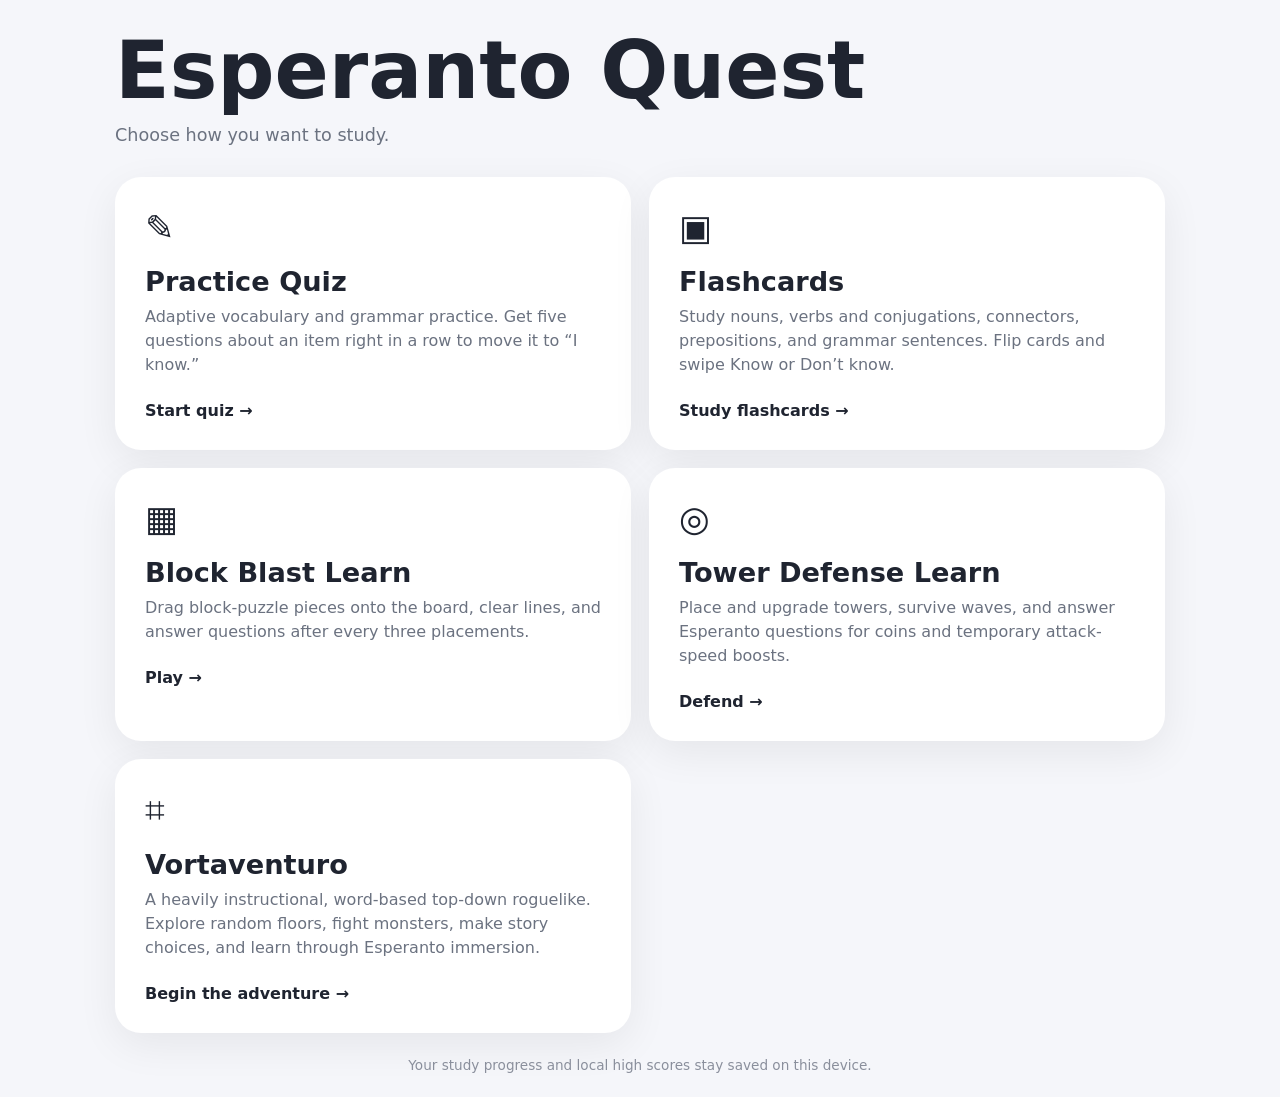
<file: index.html>
<!doctype html><html lang="en"><head><meta charset="utf-8"><meta name="viewport" content="width=device-width,initial-scale=1,viewport-fit=cover"><title>Esperanto Quest</title><style>:root{font-family:-apple-system,BlinkMacSystemFont,"Segoe UI",system-ui,sans-serif;color:#1f2430}*{box-sizing:border-box}body{margin:0;min-height:100svh;background:#f5f6fa;padding:24px;display:grid;place-items:center}.wrap{width:min(1050px,100%)}h1{font-size:clamp(2.6rem,8vw,5rem);margin:0 0 8px}.sub{color:#6b7280;font-size:1.1rem;margin-bottom:32px}.grid{display:grid;grid-template-columns:repeat(2,1fr);gap:18px}.tile{display:block;text-decoration:none;color:inherit;background:white;border-radius:26px;padding:30px;box-shadow:0 12px 42px #0001;transition:transform .18s,box-shadow .18s}.tile:hover,.tile:focus{transform:translateY(-4px);box-shadow:0 18px 50px #0002}.icon{font-size:2.2rem}.tile h2{font-size:1.7rem;margin:18px 0 8px}.tile p{color:#6b7280;line-height:1.5;margin:0}.go{display:inline-block;margin-top:24px;font-weight:800}.note{text-align:center;color:#8a8f9c;font-size:.85rem;margin-top:24px}@media(max-width:750px){.grid{grid-template-columns:1fr}.tile{padding:25px}}</style></head><body><main class="wrap"><h1>Esperanto Quest</h1><div class="sub">Choose how you want to study.</div><div class="grid"><a class="tile" href="quiz.html"><div class="icon">✎</div><h2>Practice Quiz</h2><p>Adaptive vocabulary and grammar practice. Get five questions about an item right in a row to move it to “I know.”</p><span class="go">Start quiz →</span></a><a class="tile" href="flashcards.html"><div class="icon">▣</div><h2>Flashcards</h2><p>Study nouns, verbs and conjugations, connectors, prepositions, and grammar sentences. Flip cards and swipe Know or Don’t know.</p><span class="go">Study flashcards →</span></a><a class="tile" href="blockblast.html"><div class="icon">▦</div><h2>Block Blast Learn</h2><p>Drag block-puzzle pieces onto the board, clear lines, and answer questions after every three placements.</p><span class="go">Play →</span></a><a class="tile" href="tdlearn.html"><div class="icon">◎</div><h2>Tower Defense Learn</h2><p>Place and upgrade towers, survive waves, and answer Esperanto questions for coins and temporary attack-speed boosts.</p><span class="go">Defend →</span></a><a class="tile" href="aventuro.html"><div class="icon">⌗</div><h2>Vortaventuro</h2><p>A heavily instructional, word-based top-down roguelike. Explore random floors, fight monsters, make story choices, and learn through Esperanto immersion.</p><span class="go">Begin the adventure →</span></a></div><div class="note">Your study progress and local high scores stay saved on this device.</div></main></body></html>
</file>
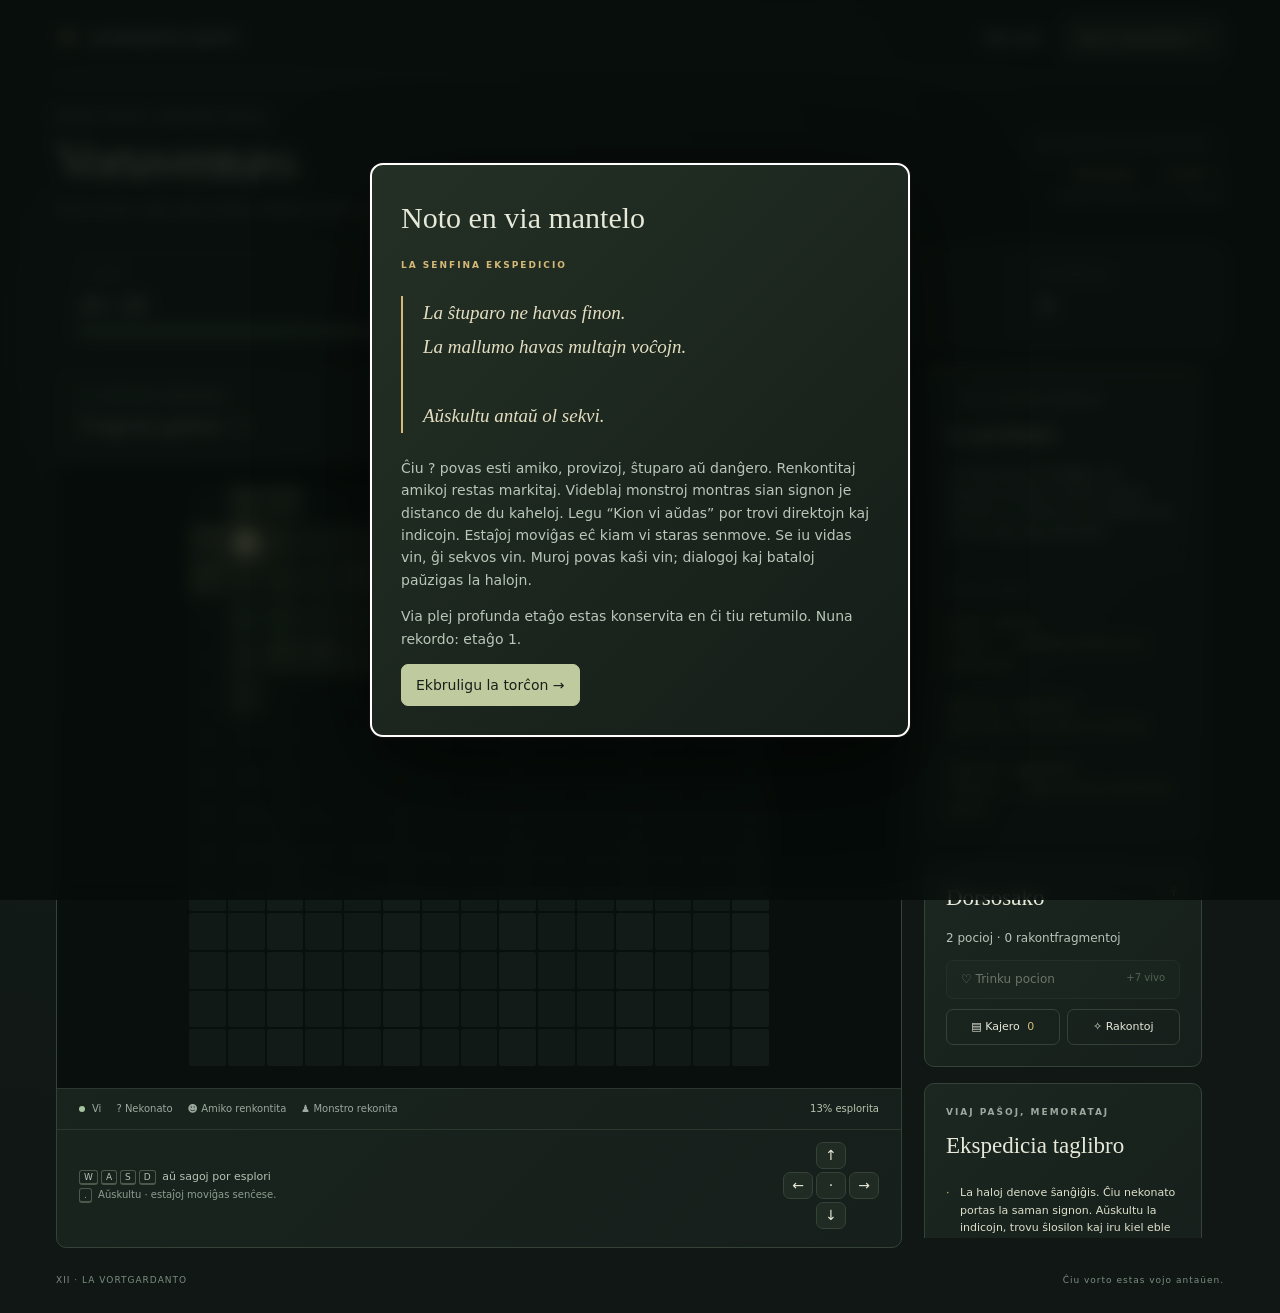
<file: aventuro.html>
<!doctype html>
<html lang="eo">
<head><meta charset="utf-8"><meta name="viewport" content="width=device-width,initial-scale=1,viewport-fit=cover"><meta name="theme-color" content="#101715"><title>Vortaventuro · Esperanto Quest</title><link rel="stylesheet" href="aventuro.css"><link rel="stylesheet" href="aventuro-story.css"></head>
<body>
<main class="app">
<header class="top"><a class="brand" href="./">✳ <span>ESPERANTO QUEST</span></a><nav aria-label="Ludmenuo"><button onclick="help()">Kiel ludi</button><button onclick="requestNewRun()">Nova ekspedicio ↗</button></nav></header>
<section class="heading"><div><p class="eyebrow">NOVAJ VOĈOJ. SENFINAJ HALOJ.</p><h1>Vortaventuro<span>.</span></h1><p class="subtitle">Portu lumon. Fidu viajn orelojn. Malkovru kiom profunden vi povas iri.</p></div><div class="expedition-record"><div class="run-badge"><span class="live-dot"></span> <span id="runStatus">EKSPEDICIO EN PROGRESO</span></div><strong id="bestDepth">REKORDO · ETAĜO 1</strong><span id="scoreNote">Rekordo konservita en ĉi tiu retumilo</span></div></section>
<section class="stats" aria-label="Stato de la ludanto"><div class="stat vitality"><span>♡ VIVO</span><b id="hp"></b><div class="meter"><i id="healthFill"></i></div></div><div class="stat"><span>⚔ ATAKO</span><b id="atk"></b></div><div class="stat"><span>◇ DEFENDO</span><b id="def"></b></div><div class="stat"><span>◈ ORO</span><b id="gold"></b></div><div class="stat"><span>⚿ ŜLOSILOJ</span><b id="keys"></b></div></section>
<div class="game"><section class="map-panel"><div class="map-heading"><div><p class="eyebrow">LA SENFINA SUBMONDO</p><h2 id="floorName">La flustra halo</h2></div><span class="floor-badge" id="floor"></span></div><div class="map-wrap"><div id="map" class="map" role="img" aria-label="Mapo de la submondo"></div><span class="compass" aria-hidden="true">N<br>↑</span></div><div class="legend"><span><i class="dot player-dot"></i>Vi</span><span>? Nekonato</span><span>☻ Amiko renkontita</span><span>♟ Monstro rekonita</span><span class="explored" id="explored"></span></div><footer class="map-footer"><p><kbd>W</kbd><kbd>A</kbd><kbd>S</kbd><kbd>D</kbd> aŭ sagoj por esplori<br><span><kbd>.</kbd> Aŭskultu · estaĵoj moviĝas senĉese.</span></p><div class="controls" aria-label="Movregiloj"><button aria-label="Moviĝu supren" onclick="move(0,-1)">↑</button><button aria-label="Moviĝu maldekstren" onclick="move(-1,0)">←</button><button aria-label="Atendu kaj aŭskultu" onclick="waitTurn()">·</button><button aria-label="Moviĝu dekstren" onclick="move(1,0)">→</button><button aria-label="Moviĝu malsupren" onclick="move(0,1)">↓</button></div></footer></section>
<aside tabindex="0" aria-label="Ludregiloj kaj ekspedicia taglibro"><section class="panel guide-panel"><p class="eyebrow">✧ VIA SILENTA KUNULO</p><h2>La gvidanto</h2><p id="guide" aria-live="polite"></p><div class="whisper"><span>KION VI AŬDAS</span><p id="hear"></p></div></section><section class="panel"><div class="section-title"><h2>Dorsosako</h2><span>↟</span></div><p id="bag"></p><button class="potion-button" id="potionButton" onclick="potion()">♡ Trinku pocion <small>+7 vivo</small></button><div class="tabs"><button onclick="showNotebook()">▤ Kajero <span id="wordCount">0</span></button><button onclick="showLore()">✧ Rakontoj</button></div></section><section class="panel journal"><p class="eyebrow">VIAJ PAŜOJ, MEMORATAJ</p><h2>Ekspedicia taglibro</h2><div id="log" class="scroll" role="log"></div></section></aside></div>
<footer class="page-footer"><span>XII · LA VORTGARDANTO</span><span>Ĉiu vorto estas vojo antaŭen.</span></footer>
</main><div id="modal" class="modal" role="dialog" aria-modal="true" aria-labelledby="dialogTitle"><div id="box" class="box" tabindex="-1"></div></div><script src="n1.js"></script><script src="v1.js"></script><script src="aventuro.js"></script><script src="aventuro-story.js"></script></body></html>
</file>
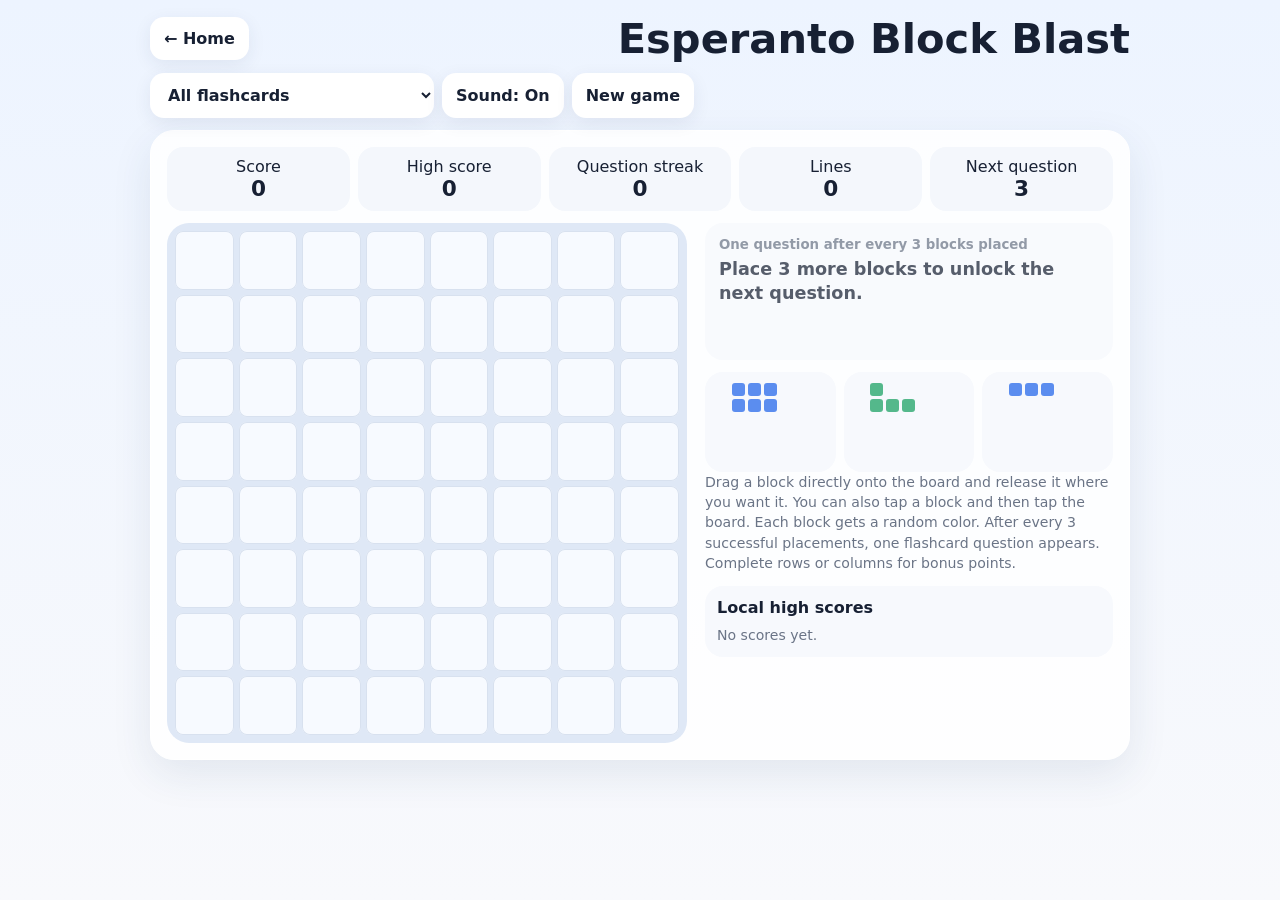
<file: blockblast.html>
<!doctype html><html lang="en"><head><meta charset="utf-8"><meta name="viewport" content="width=device-width,initial-scale=1,viewport-fit=cover"><meta name="apple-mobile-web-app-capable" content="yes"><title>Esperanto Block Blast</title><style>:root{font-family:-apple-system,BlinkMacSystemFont,"Segoe UI",system-ui,sans-serif;color:#172033;background:#eef3fb}*{box-sizing:border-box}body{margin:0;min-height:100svh;background:linear-gradient(180deg,#edf4ff,#f8f9fc);padding:14px}.app{width:min(980px,100%);margin:auto}.topbar{display:flex;gap:10px;align-items:center;justify-content:space-between;flex-wrap:wrap}.home,button,select{font:inherit;border:0;border-radius:14px;padding:12px 14px;font-weight:800;background:#fff;color:inherit;box-shadow:0 5px 18px #23395d14}.home{text-decoration:none}.title{font-size:clamp(1.6rem,5vw,2.6rem);font-weight:900}.controls{display:flex;gap:8px;flex-wrap:wrap}.panel{margin-top:12px;background:#ffffffdd;border:1px solid #fff;border-radius:24px;padding:16px;box-shadow:0 14px 40px #24436718}.stats{display:grid;grid-template-columns:repeat(5,1fr);gap:8px;margin-bottom:12px}.stat{background:#f4f7fc;border-radius:16px;padding:10px;text-align:center}.stat b{display:block;font-size:1.35rem}.game{display:grid;grid-template-columns:minmax(300px,520px) minmax(240px,1fr);gap:18px;align-items:start}.board{display:grid;grid-template-columns:repeat(8,1fr);gap:5px;aspect-ratio:1;padding:8px;border-radius:22px;background:#dfe8f6;touch-action:none}.cell{border-radius:8px;background:#f7faff;box-shadow:inset 0 0 0 1px #d8e1ef;transition:transform .08s,background .08s}.cell.filled{box-shadow:inset 0 -3px 0 #0002}.cell.preview{outline:3px solid #17203355;outline-offset:-3px}.cell.bad{background:#f6a9ad!important;outline:3px solid #bc4a50aa;outline-offset:-3px}.side{display:flex;flex-direction:column;gap:12px}.question{background:#f7f9fd;border-radius:18px;padding:14px}.question.hiddenq{opacity:.72}.question small{display:block;color:#6a7486;font-weight:800;margin-bottom:6px}.qtext{font-size:1.1rem;font-weight:900;line-height:1.35}.answers{display:grid;gap:8px;margin-top:10px}.answer{background:#fff;border:2px solid #e1e7f0;box-shadow:none;text-align:left}.answer.correct{background:#dff6e7;border-color:#6bb987}.answer.wrong{background:#ffe4e5;border-color:#e08488}.feedback{min-height:22px;font-size:.92rem;font-weight:800;margin-top:8px}.pieces{display:grid;grid-template-columns:repeat(3,1fr);gap:8px}.piece{min-height:100px;background:#f7f9fd;border:2px solid transparent;border-radius:18px;padding:8px;display:grid;place-items:center;cursor:grab;user-select:none;touch-action:none}.piece:active{cursor:grabbing}.piece.selected{border-color:#466fd8;background:#eef3ff}.piece.dragging{opacity:.35}.mini{display:grid;grid-template-columns:repeat(5,13px);grid-template-rows:repeat(5,13px);gap:3px}.mini i{border-radius:3px}.dragghost{position:fixed;z-index:50;pointer-events:none;display:grid;gap:4px;opacity:.9;filter:drop-shadow(0 8px 10px #0003)}.dragghost i{width:28px;height:28px;border-radius:6px}.help{font-size:.88rem;color:#6a7486;line-height:1.45}.scores{background:#f7f9fd;border-radius:18px;padding:12px}.scores h3{margin:0 0 8px;font-size:1rem}.scoreline{display:flex;justify-content:space-between;padding:5px 0;border-bottom:1px solid #e7ebf2}.scoreline:last-child{border:0}.overlay{position:fixed;inset:0;background:#0e1725aa;display:none;place-items:center;padding:20px;z-index:100}.overlay.show{display:grid}.modal{width:min(460px,100%);background:white;border-radius:26px;padding:24px;text-align:center;box-shadow:0 20px 70px #0004}.modal h2{font-size:2rem;margin:0 0 6px}.modal button{background:#466fd8;color:#fff;margin-top:12px}@media(max-width:760px){.game{grid-template-columns:1fr}.stats{grid-template-columns:repeat(2,1fr)}.board{margin:auto;width:min(94vw,520px)}.mini{grid-template-columns:repeat(5,11px);grid-template-rows:repeat(5,11px);gap:2px}.piece{min-height:82px}.dragghost i{width:24px;height:24px}}</style></head><body><div class="app"><div class="topbar"><a class="home" href="./">← Home</a><div class="title">Esperanto Block Blast</div><div class="controls"><select id="set"><option value="all">All flashcards</option><option value="nouns">250 Nouns</option><option value="verbs">250 Verbs + Conjugations</option><option value="connectors">Conjunctions / Connectors</option><option value="prepositions">Prepositions</option><option value="grammar">Grammar Sentences</option></select><button id="sound">Sound: On</button><button id="new">New game</button></div></div><div class="panel"><div class="stats"><div class="stat">Score<b id="score">0</b></div><div class="stat">High score<b id="high">0</b></div><div class="stat">Question streak<b id="streak">0</b></div><div class="stat">Lines<b id="lines">0</b></div><div class="stat">Next question<b id="moves">3</b></div></div><div class="game"><div id="board" class="board"></div><div class="side"><div id="question" class="question hiddenq"><small>One question after every 3 blocks placed</small><div id="qtext" class="qtext">Place 3 blocks to unlock the next question.</div><div id="answers" class="answers"></div><div id="feedback" class="feedback"></div></div><div><div class="pieces" id="pieces"></div><div class="help">Drag a block directly onto the board and release it where you want it. You can also tap a block and then tap the board. Each block gets a random color. After every 3 successful placements, one flashcard question appears. Complete rows or columns for bonus points.</div></div><div class="scores"><h3>Local high scores</h3><div id="scorelist"></div></div></div></div></div></div><div id="over" class="overlay"><div class="modal"><h2>Game over</h2><p>Your score: <b id="final">0</b></p><p>Best: <b id="best">0</b></p><button id="again">Play again</button></div></div><script src="n1.js"></script><script src="n2.js"></script><script src="c1.js"></script><script src="c2.js"></script><script src="c3.js"></script><script src="g1.js"></script><script src="g2.js"></script><script src="g3.js"></script><script src="v1.js"></script><script>const $=x=>document.getElementById(x),rand=a=>a[Math.floor(Math.random()*a.length)],shuffle=a=>{a=[...a];for(let i=a.length-1;i;i--){let j=Math.floor(Math.random()*(i+1));[a[i],a[j]]=[a[j],a[i]]}return a};const COLORS=['#5B8DEF','#EF6C8F','#F0A94A','#54B88B','#9B73E8','#E56D5A','#4FB5C8','#D27BB5'];const N=(window.N||[]).map((x,i)=>({id:'n:'+i,type:'noun',en:x[0],eo:x[1]})),C=(window.C||[]).map((x,i)=>({id:'c:'+i,type:x[2]==='preposition'?'preposition':'connector',en:x[0],eo:x[1]})),G=(window.G||[]).map((x,i)=>({id:'g:'+i,type:'grammar',focus:x[0],en:x[1],eo:x[2]})),V=(window.V||[]).map((x,i)=>({id:'v:'+i,type:'verb',en:x[0],inf:x[1],present:x[2],past:x[3],future:x[4],conditional:x[5],imperative:x[6]}));const SETS={nouns:N,verbs:V,connectors:C.filter(x=>x.type==='connector'),prepositions:C.filter(x=>x.type==='preposition'),grammar:G};SETS.all=[...N,...V,...SETS.connectors,...SETS.prepositions,...G];const SHAPES=[[[0,0]],[[0,0],[1,0]],[[0,0],[0,1]],[[0,0],[1,0],[2,0]],[[0,0],[0,1],[0,2]],[[0,0],[1,0],[0,1]],[[0,0],[1,0],[1,1]],[[0,0],[0,1],[1,1]],[[1,0],[0,1],[1,1]],[[0,0],[1,0],[2,0],[3,0]],[[0,0],[0,1],[0,2],[0,3]],[[0,0],[1,0],[0,1],[1,1]],[[0,0],[1,0],[2,0],[1,1]],[[0,0],[0,1],[1,1],[2,1]],[[0,0],[1,0],[2,0],[2,1]],[[0,0],[1,0],[2,0],[0,1],[1,1],[2,1]]];let board=Array(64).fill(null),pieces=[],selected=-1,score=0,streak=0,lines=0,placements=0,locked=false,currentQ=null,drag=null;const SOUNDKEY='esperantoBlockBlastSound',SCOREKEY='esperantoBlockBlastScoresV1';let soundOn=localStorage.getItem(SOUNDKEY)!=='off',AC=null;function ctx(){if(!soundOn)return null;try{if(!AC){let A=window.AudioContext||window.webkitAudioContext;AC=new A}if(AC.state==='suspended')AC.resume();return AC}catch{return null}}function tone(f,d=.08,delay=0,type='sine',gain=.045){let c=ctx();if(!c)return;let o=c.createOscillator(),g=c.createGain(),t=c.currentTime+delay;o.type=type;o.frequency.setValueAtTime(f,t);g.gain.setValueAtTime(.001,t);g.gain.exponentialRampToValueAtTime(gain,t+.008);g.gain.exponentialRampToValueAtTime(.001,t+d);o.connect(g);g.connect(c.destination);o.start(t);o.stop(t+d+.02)}function sfx(k){if(k==='tap')tone(420,.045);if(k==='correct'){tone(520,.07);tone(680,.08,.06);tone(850,.1,.12)}if(k==='wrong'){tone(230,.11,0,'triangle');tone(170,.14,.08,'triangle')}if(k==='place'){tone(330,.05);tone(440,.06,.04)}if(k==='clear'){[520,660,780,980].forEach((f,i)=>tone(f,.1,i*.055,'sine',.055))}if(k==='over'){tone(300,.14);tone(230,.18,.12);tone(170,.22,.26)}}function soundLabel(){$('sound').textContent='Sound: '+(soundOn?'On':'Off')}function bests(){try{return JSON.parse(localStorage.getItem(SCOREKEY)||'[]')}catch{return[]}}function saveScore(v){let a=bests();a.push({score:v,set:$('set').value,date:new Date().toLocaleDateString()});a.sort((a,b)=>b.score-a.score);a=a.slice(0,5);localStorage.setItem(SCOREKEY,JSON.stringify(a));renderScores()}function renderScores(){let a=bests();$('high').textContent=a[0]?.score||0;$('scorelist').innerHTML=a.length?a.map((x,i)=>`<div class="scoreline"><span>${i+1}. ${x.set}</span><b>${x.score}</b></div>`).join(''):'<div class="help">No scores yet.</div>'}function makeBoard(){let b=$('board');b.innerHTML='';for(let i=0;i<64;i++){let c=document.createElement('div');c.className='cell';c.dataset.i=i;c.addEventListener('click',()=>cellTap(i));b.appendChild(c)}renderBoard()}function renderBoard(preview=null,ok=true,color=null){[...$('board').children].forEach((c,i)=>{c.className='cell'+(board[i]?' filled':'');c.style.background=board[i]||''});if(preview)for(let i of preview){let c=$('board').children[i];if(c&&!board[i]){c.classList.add(ok?'preview':'bad');if(ok&&color)c.style.background=color}}}function normalize(shape){let minx=Math.min(...shape.map(p=>p[0])),miny=Math.min(...shape.map(p=>p[1]));return shape.map(([x,y])=>[x-minx,y-miny])}function pieceHTML(piece){let s=normalize(piece.shape),set=new Set(s.map(([x,y])=>x+','+y)),h='';for(let y=0;y<5;y++)for(let x=0;x<5;x++)h+=`<i class="${set.has(x+','+y)?'on':''}" style="background:${set.has(x+','+y)?piece.color:'transparent'}"></i>`;return '<div class="mini">'+h+'</div>'}function newPieces(){pieces=[0,1,2].map(()=>({shape:rand(SHAPES),color:rand(COLORS)}));selected=-1;renderPieces()}function renderPieces(){$('pieces').innerHTML=pieces.map((p,i)=>p?`<div class="piece ${selected===i?'selected':''}" data-i="${i}" role="button" tabindex="0" aria-label="Block ${i+1}. Drag to the board or select it.">${pieceHTML(p)}</div>`:'<div class="piece" style="opacity:.2"></div>').join('');[...$('pieces').querySelectorAll('[data-i]')].forEach(e=>{let i=+e.dataset.i;e.addEventListener('click',()=>selectPiece(i));e.addEventListener('keydown',q=>{if(q.key==='Enter'||q.key===' '){q.preventDefault();selectPiece(i)}});e.addEventListener('pointerdown',q=>startDrag(q,i,e))})}function selectPiece(i){if(locked||!pieces[i])return;selected=i;sfx('tap');renderPieces();$('feedback').textContent='';if(placements%3!==0||placements===0)$('qtext').textContent='Selected. Tap the board or drag it into place.'}function cellsFor(shape,idx){let row=Math.floor(idx/8),col=idx%8,out=[];for(let [dx,dy] of normalize(shape)){let x=col+dx,y=row+dy;if(x<0||x>7||y<0||y>7)return null;out.push(y*8+x)}return out}function canPlace(piece,idx){let cells=cellsFor(piece.shape,idx);return !!cells&&cells.every(i=>!board[i])}function anyFit(piece){for(let i=0;i<64;i++)if(canPlace(piece,i))return true;return false}function gamePossible(){return pieces.some(p=>p&&anyFit(p))}function boardIndexAt(x,y){let r=$('board').getBoundingClientRect();if(x<r.left||x>r.right||y<r.top||y>r.bottom)return null;let col=Math.floor((x-r.left)/r.width*8),row=Math.floor((y-r.top)/r.height*8);col=Math.max(0,Math.min(7,col));row=Math.max(0,Math.min(7,row));return row*8+col}function startDrag(ev,i,el){if(locked||!pieces[i])return;ev.preventDefault();selected=i;let p=pieces[i],ghost=document.createElement('div'),s=normalize(p.shape),maxx=Math.max(...s.map(x=>x[0])),maxy=Math.max(...s.map(x=>x[1]));ghost.className='dragghost';ghost.style.gridTemplateColumns=`repeat(${maxx+1},28px)`;ghost.style.gridTemplateRows=`repeat(${maxy+1},28px)`;let set=new Set(s.map(x=>x.join(',')));for(let y=0;y<=maxy;y++)for(let x=0;x<=maxx;x++){let d=document.createElement('i');if(set.has(x+','+y))d.style.background=p.color;ghost.appendChild(d)}document.body.appendChild(ghost);el.classList.add('dragging');drag={id:ev.pointerId,piece:i,ghost,el,last:null};moveDrag(ev);el.setPointerCapture(ev.pointerId);el.addEventListener('pointermove',moveDrag);el.addEventListener('pointerup',endDrag,{once:true});el.addEventListener('pointercancel',cancelDrag,{once:true})}function moveDrag(ev){if(!drag||ev.pointerId!==drag.id)return;drag.ghost.style.left=(ev.clientX+12)+'px';drag.ghost.style.top=(ev.clientY-42)+'px';let idx=boardIndexAt(ev.clientX,ev.clientY);drag.last=idx;if(idx===null){renderBoard();return}let p=pieces[drag.piece],cells=cellsFor(p.shape,idx),ok=!!cells&&cells.every(i=>!board[i]);renderBoard(cells||[],ok,p.color)}function endDrag(ev){if(!drag||ev.pointerId!==drag.id)return;let d=drag;d.el.removeEventListener('pointermove',moveDrag);d.ghost.remove();d.el.classList.remove('dragging');drag=null;renderBoard();if(d.last!==null)tryPlace(d.piece,d.last);else renderPieces()}function cancelDrag(ev){if(!drag)return;drag.ghost.remove();drag.el.classList.remove('dragging');drag=null;renderBoard();renderPieces()}function cellTap(idx){if(locked||selected<0||!pieces[selected])return;tryPlace(selected,idx)}function tryPlace(pieceIndex,idx){if(locked||!pieces[pieceIndex])return;let p=pieces[pieceIndex],cells=cellsFor(p.shape,idx);if(!cells||!cells.every(i=>!board[i])){renderBoard(cells||[],false,p.color);sfx('wrong');setTimeout(()=>renderBoard(),220);return}for(let c of cells)board[c]=p.color;score+=10+cells.length*3;placements++;pieces[pieceIndex]=null;selected=-1;sfx('place');let cleared=clearLines();if(cleared){lines+=cleared;score+=cleared*120+(cleared>1?(cleared-1)*80:0);sfx('clear')}if(pieces.every(p=>!p))newPieces();else renderPieces();renderBoard();updateStats();if(placements%3===0){askQuestion()}else{setQuestionIdle();if(!gamePossible())endGame()}}function clearLines(){let rows=[],cols=[];for(let r=0;r<8;r++)if(Array.from({length:8},(_,c)=>r*8+c).every(i=>board[i]))rows.push(r);for(let c=0;c<8;c++)if(Array.from({length:8},(_,r)=>r*8+c).every(i=>board[i]))cols.push(c);let clear=new Set;rows.forEach(r=>{for(let c=0;c<8;c++)clear.add(r*8+c)});cols.forEach(c=>{for(let r=0;r<8;r++)clear.add(r*8+c)});clear.forEach(i=>board[i]=null);return rows.length+cols.length}function distract(pool,correct,get){return shuffle([...new Set(pool.map(get).filter(v=>v&&v!==correct))]).slice(0,3)}function askQuestion(){locked=true;$('question').classList.remove('hiddenq');let pool=SETS[$('set').value]||SETS.all,item=rand(pool),prompt,correct,ds=[];if(item.type==='verb'){let mode=rand(['inf','present','past','future','conditional','imperative']),names={inf:'Esperanto infinitive',present:'present',past:'past',future:'future',conditional:'conditional',imperative:'imperative'};correct=item[mode];prompt=mode==='inf'?`What is the Esperanto infinitive for “${item.en}”?`:`What is the ${names[mode]} form of “${item.en}”?`;ds=distract(V,correct,x=>x[mode])}else{let reverse=Math.random()<.28;if(reverse){prompt=`What does “${item.eo}” mean in English?`;correct=item.en;ds=distract(pool,correct,x=>x.en)}else{prompt=`How do you say “${item.en}” in Esperanto?`;correct=item.eo;ds=distract(pool,correct,x=>x.eo)}}currentQ={correct};$('qtext').textContent=prompt;$('feedback').textContent='';$('answers').innerHTML=shuffle([correct,...ds]).map(v=>`<button class="answer" data-v="${esc(v)}">${html(v)}</button>`).join('');[...$('answers').children].forEach(b=>b.onclick=()=>answer(b,b.dataset.v))}function esc(s){return String(s).replaceAll('&','&amp;').replaceAll('"','&quot;').replaceAll('<','&lt;').replaceAll('>','&gt;')}function html(s){return String(s).replaceAll('&','&amp;').replaceAll('<','&lt;').replaceAll('>','&gt;')}function answer(btn,val){if(!locked||!currentQ)return;let ok=val===currentQ.correct;[...$('answers').children].forEach(b=>{b.disabled=true;if(b.dataset.v===currentQ.correct)b.classList.add('correct')});if(ok){streak++;score+=50+Math.min(streak*5,50);$('feedback').textContent='Correct. Keep blasting.';sfx('correct')}else{btn.classList.add('wrong');streak=0;score=Math.max(0,score-15);$('feedback').textContent='Correct answer: '+currentQ.correct;sfx('wrong')}updateStats();setTimeout(()=>{locked=false;currentQ=null;setQuestionIdle();if(!gamePossible())endGame()},900)}function setQuestionIdle(){$('question').classList.add('hiddenq');$('answers').innerHTML='';$('feedback').textContent='';let left=3-(placements%3);$('qtext').textContent=`Place ${left} more block${left===1?'':'s'} to unlock the next question.`}function updateStats(){$('score').textContent=score;$('streak').textContent=streak;$('lines').textContent=lines;$('moves').textContent=3-(placements%3);let b=bests()[0]?.score||0;$('high').textContent=Math.max(b,score)}function endGame(){locked=true;sfx('over');saveScore(score);$('final').textContent=score;$('best').textContent=bests()[0]?.score||score;$('over').classList.add('show')}function reset(){board=Array(64).fill(null);score=0;streak=0;lines=0;placements=0;currentQ=null;locked=false;newPieces();renderBoard();updateStats();setQuestionIdle();$('over').classList.remove('show')}$('sound').onclick=()=>{soundOn=!soundOn;localStorage.setItem(SOUNDKEY,soundOn?'on':'off');soundLabel();if(soundOn)sfx('correct')};$('new').onclick=reset;$('again').onclick=reset;$('set').onchange=reset;makeBoard();soundLabel();renderScores();reset();</script></body></html>
</file>
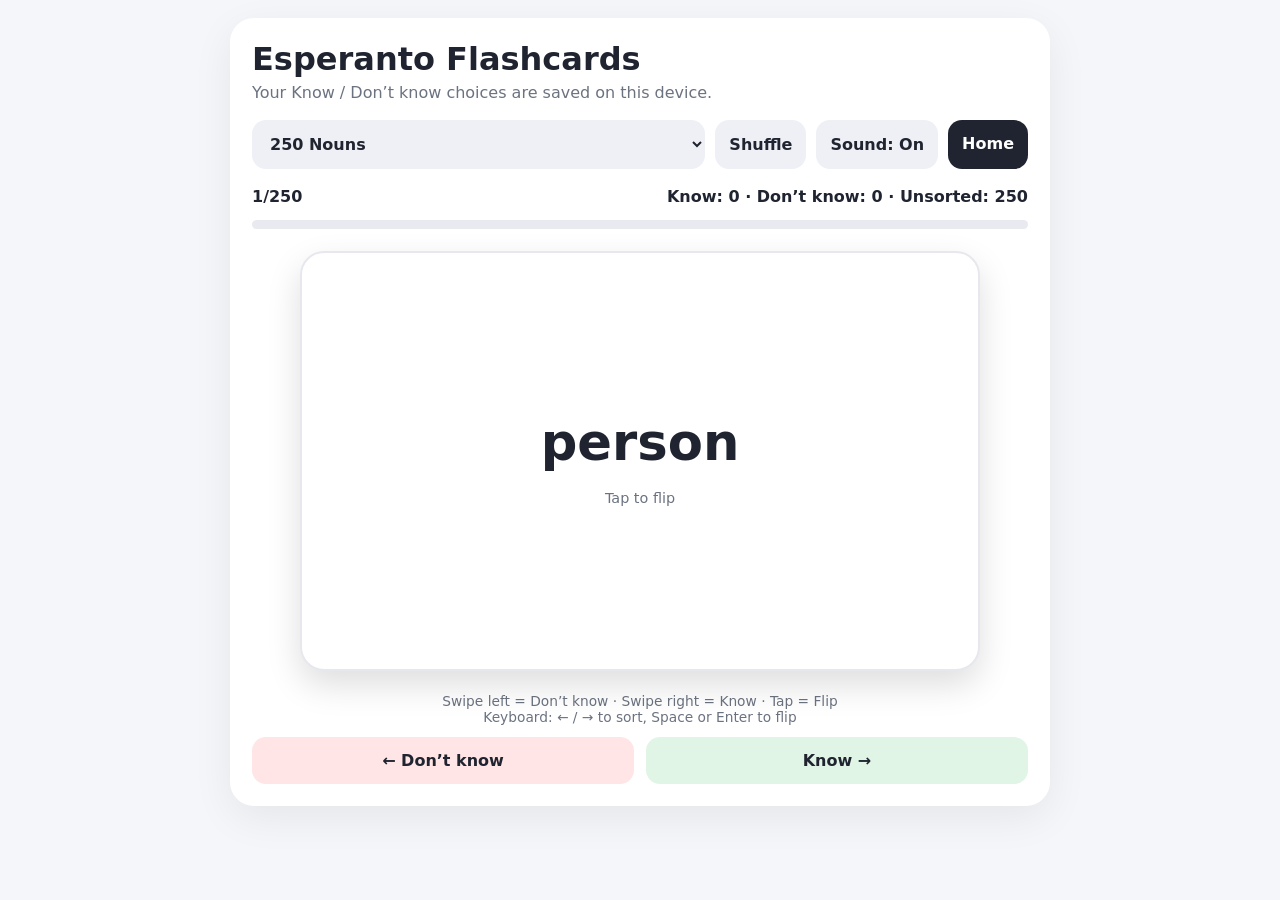
<file: flashcards.html>
<!doctype html><html lang="en"><head><meta charset="utf-8"><meta name="viewport" content="width=device-width,initial-scale=1,viewport-fit=cover"><title>Esperanto Quest Flashcards</title><style>:root{font-family:-apple-system,BlinkMacSystemFont,"Segoe UI",system-ui,sans-serif;color:#1f2430}*{box-sizing:border-box}body{margin:0;background:#f5f6fa;min-height:100svh;padding:18px}.app{max-width:820px;margin:auto}.box{background:#fff;border-radius:24px;padding:22px;box-shadow:0 12px 42px #0001}h1{margin:0 0 5px}.muted,.hint{color:#6b7280}.top{display:flex;gap:10px;margin:18px 0;flex-wrap:wrap}select,button,a{font:inherit;border:0;border-radius:14px;padding:14px;background:#eef0f5;font-weight:700;text-decoration:none;color:inherit;cursor:pointer}select{flex:1;min-width:240px}.back{background:#1f2430;color:#fff}.stats{display:flex;justify-content:space-between;gap:10px;font-weight:700;margin:14px 0;flex-wrap:wrap}.bar{height:9px;background:#e8eaf0;border-radius:999px;overflow:hidden}.bar>div{height:100%;background:#1f2430;transition:width .2s}.wrap{perspective:1200px;max-width:680px;margin:22px auto}.fc{height:min(52vh,420px);min-height:300px;position:relative;transform-style:preserve-3d;transition:transform .5s cubic-bezier(.2,.7,.2,1),translate .22s,opacity .22s;cursor:pointer;user-select:none;touch-action:pan-y}.fc.flip{transform:rotateY(180deg)}.face{position:absolute;inset:0;backface-visibility:hidden;border:2px solid #e6e8ee;border-radius:24px;display:flex;align-items:center;justify-content:center;text-align:center;padding:34px;box-shadow:0 14px 34px #0002;background:#fff}.front{font-size:clamp(1.8rem,5vw,3.2rem);font-weight:800}.backface{transform:rotateY(180deg);font-size:clamp(1.35rem,4vw,2.35rem);font-weight:750}.sub{display:block;font-size:.9rem;font-weight:500;color:#6b7280;margin-top:16px;white-space:pre-line;line-height:1.5}.actions{display:grid;grid-template-columns:1fr 1fr;gap:12px}.no{background:#ffe5e5}.yes{background:#e1f5e6}.hint{text-align:center;font-size:.86rem;margin:12px}.left{translate:-120% 0;rotate:-12deg;opacity:0}.right{translate:120% 0;rotate:12deg;opacity:0}@media(max-width:600px){.fc{height:46vh;min-height:280px}.box{padding:17px}}</style></head><body><div class="app"><div class="box"><h1>Esperanto Flashcards</h1><div class="muted">Your Know / Don’t know choices are saved on this device.</div><div class="top"><select id="set"><option value="nouns">250 Nouns</option><option value="verbs">250 Verbs + Conjugations</option><option value="connectors">Conjunctions / Connectors</option><option value="prepositions">Prepositions</option><option value="grammar">250 Grammar Practice Sentences</option><option value="all">All Flashcards</option></select><button id="shuffle">Shuffle</button><button id="sound">Sound: On</button><a class="back" href="./">Home</a></div><div class="stats"><span><span id="pos">1</span>/<span id="total">0</span></span><span>Know: <span id="yesN">0</span> · Don’t know: <span id="noN">0</span> · Unsorted: <span id="newN">0</span></span></div><div class="bar"><div id="bar"></div></div><div class="wrap"><div id="fc" class="fc"><div class="face front"><div><span id="front"></span><span class="sub">Tap to flip</span></div></div><div class="face backface"><div><span id="back"></span><span id="extra" class="sub"></span></div></div></div></div><div class="hint">Swipe left = Don’t know · Swipe right = Know · Tap = Flip<br>Keyboard: ← / → to sort, Space or Enter to flip</div><div class="actions"><button id="no" class="no">← Don’t know</button><button id="yes" class="yes">Know →</button></div></div></div><script src="n1.js"></script><script src="n2.js"></script><script src="v1.js"></script><script src="c1.js"></script><script src="c2.js"></script><script src="c3.js"></script><script src="g1.js"></script><script src="g2.js"></script><script src="g3.js"></script><script>const $=x=>document.getElementById(x),shuf=a=>{a=[...a];for(let i=a.length-1;i;i--){let j=Math.floor(Math.random()*(i+1));[a[i],a[j]]=[a[j],a[i]]}return a};const N=(window.N||[]).map(x=>({en:x[0],eo:x[1],pl:x[2],obj:x[3]})),V=(window.V||[]).map(x=>({en:x[0],inf:x[1],pres:x[2],past:x[3],fut:x[4],cond:x[5],imp:x[6]})),C=(window.C||[]).map(x=>({en:x[0],eo:x[1],cat:x[2]})),G=(window.G||[]).map(x=>({focus:x[0],en:x[1],eo:x[2]})),con=C.filter(x=>x.cat==='connector'),pre=C.filter(x=>x.cat==='preposition');const F={nouns:N.map((n,i)=>({id:'n:'+i,a:n.en,b:n.eo,x:'Plural: '+n.pl+' · Direct object: '+n.obj})),verbs:V.map((v,i)=>({id:'v:'+i,a:v.en,b:v.inf,x:'Present: '+v.pres+'\nPast: '+v.past+'\nFuture: '+v.fut+'\nConditional: '+v.cond+'\nImperative: '+v.imp})),connectors:con.map((c,i)=>({id:'c:'+i,a:c.en,b:c.eo,x:'Conjunction / connector'})),prepositions:pre.map((c,i)=>({id:'p:'+i,a:c.en,b:c.eo,x:'Preposition / prepositional phrase'})),grammar:G.map((g,i)=>({id:'g:'+i,a:g.en,b:g.eo,x:'Grammar focus: '+g.focus}))};F.all=[...F.nouns,...F.verbs,...F.connectors,...F.prepositions,...F.grammar];const KEY='esperantoQuestFlashcardsV1',SOUNDKEY='esperantoQuestFlashcardSound';let P={};try{P=JSON.parse(localStorage.getItem(KEY)||'{}')}catch{}let soundOn=localStorage.getItem(SOUNDKEY)!=='off',AC=null;function save(){try{localStorage.setItem(KEY,JSON.stringify(P))}catch{}}function audio(){if(!soundOn)return null;try{if(!AC){let A=window.AudioContext||window.webkitAudioContext;AC=new A}if(AC.state==='suspended')AC.resume();return AC}catch{return null}}function beep(freq,dur=.08,delay=0,type='sine',gain=.055){let c=audio();if(!c)return;let o=c.createOscillator(),g=c.createGain(),t=c.currentTime+delay;o.type=type;o.frequency.setValueAtTime(freq,t);g.gain.setValueAtTime(.001,t);g.gain.exponentialRampToValueAtTime(gain,t+.008);g.gain.exponentialRampToValueAtTime(.001,t+dur);o.connect(g);g.connect(c.destination);o.start(t);o.stop(t+dur+.02)}function sfx(k){if(!soundOn)return;if(k==='flip'){beep(620,.055,0,'sine',.035);beep(760,.045,.035,'sine',.025)}else if(k==='yes'){beep(520,.08);beep(660,.09,.07);beep(820,.11,.14)}else if(k==='no'){beep(240,.10,0,'triangle',.05);beep(185,.16,.08,'triangle',.045)}else if(k==='shuffle'){beep(420,.045,0,'square',.025);beep(520,.045,.05,'square',.025);beep(620,.06,.10,'square',.025)}else if(k==='set')beep(500,.06,0,'sine',.03)}function soundLabel(){$('sound').textContent='Sound: '+(soundOn?'On':'Off')}let deck=[],i=0,startX=0,drag=false;function base(){return F[$('set').value]||F.nouns}function counts(){let b=base(),y=0,n=0;for(let c of b){if(P[c.id]==='know')y++;else if(P[c.id]==='no')n++}$('yesN').textContent=y;$('noN').textContent=n;$('newN').textContent=b.length-y-n}function load(s=false){deck=[...base()];if(s)deck=shuf(deck);i=0;counts();render()}function render(){let c=deck[i];if(!c)return;$('fc').className='fc';$('fc').style.transform='';$('front').textContent=c.a;$('back').textContent=c.b;$('extra').textContent=(c.x||'')+(P[c.id]?'\nSaved: '+(P[c.id]==='know'?'Know':'Don’t know'):'');$('pos').textContent=i+1;$('total').textContent=deck.length;counts();$('bar').style.width=(i/deck.length*100)+'%'}function flip(){sfx('flip');$('fc').classList.toggle('flip')}function mark(ok){let c=deck[i],e=$('fc');if(!c)return;P[c.id]=ok?'know':'no';save();counts();sfx(ok?'yes':'no');e.classList.remove('flip');e.classList.add(ok?'right':'left');setTimeout(()=>{i++;if(i>=deck.length){deck=shuf(deck);i=0}render()},220)}$('fc').onclick=()=>{if(!drag)flip()};$('yes').onclick=()=>mark(true);$('no').onclick=()=>mark(false);$('set').onchange=()=>{sfx('set');load(false)};$('shuffle').onclick=()=>{sfx('shuffle');deck=shuf(deck);i=0;render()};$('sound').onclick=()=>{soundOn=!soundOn;try{localStorage.setItem(SOUNDKEY,soundOn?'on':'off')}catch{}soundLabel();if(soundOn)sfx('yes')};let e=$('fc');e.addEventListener('pointerdown',q=>{startX=q.clientX;drag=false;e.setPointerCapture(q.pointerId)});e.addEventListener('pointermove',q=>{if(!e.hasPointerCapture(q.pointerId))return;let dx=q.clientX-startX;if(Math.abs(dx)>8)drag=true;e.style.transform='translateX('+dx+'px) rotate('+(dx/25)+'deg)'});e.addEventListener('pointerup',q=>{let dx=q.clientX-startX;e.releasePointerCapture(q.pointerId);e.style.transform='';if(Math.abs(dx)>90)mark(dx>0);setTimeout(()=>drag=false,0)});document.addEventListener('keydown',q=>{if(q.key==='ArrowRight'){q.preventDefault();mark(true)}else if(q.key==='ArrowLeft'){q.preventDefault();mark(false)}else if(q.key===' '||q.key==='Enter'){q.preventDefault();flip()}});soundLabel();load(false);</script></body></html>
</file>
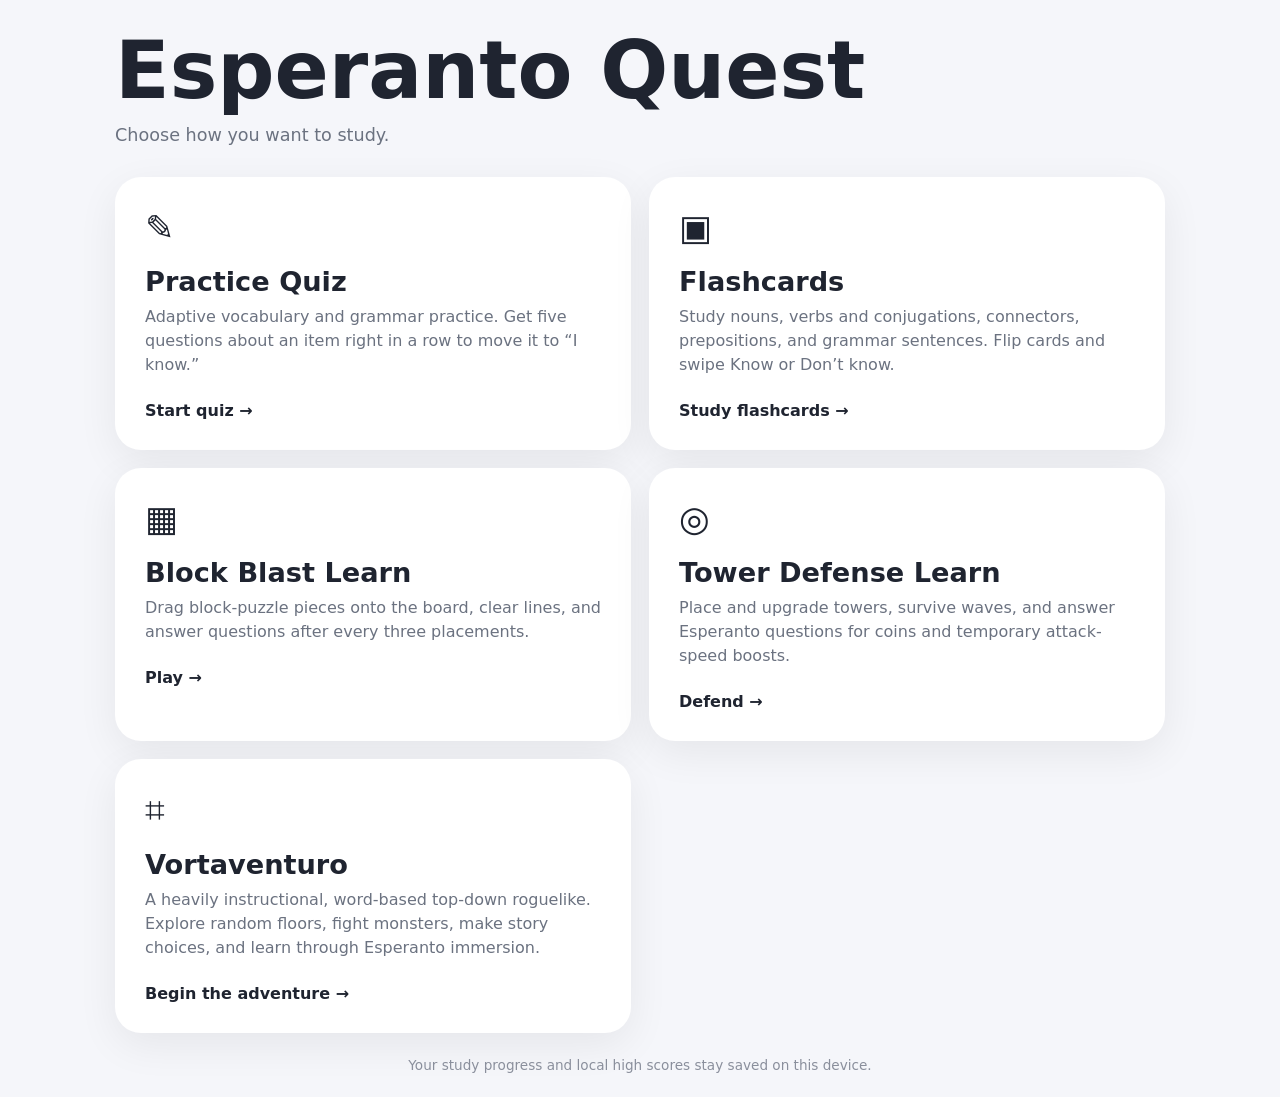
<file: legacy-quiz.html>
<!doctype html><html><head><meta charset="utf-8"><meta name="viewport" content="width=device-width,initial-scale=1"><title>Loading quiz</title><script>location.replace('https://nbrown1466.github.io/Esperanto-Quest/?quiz=1')</script></head><body></body></html>
</file>
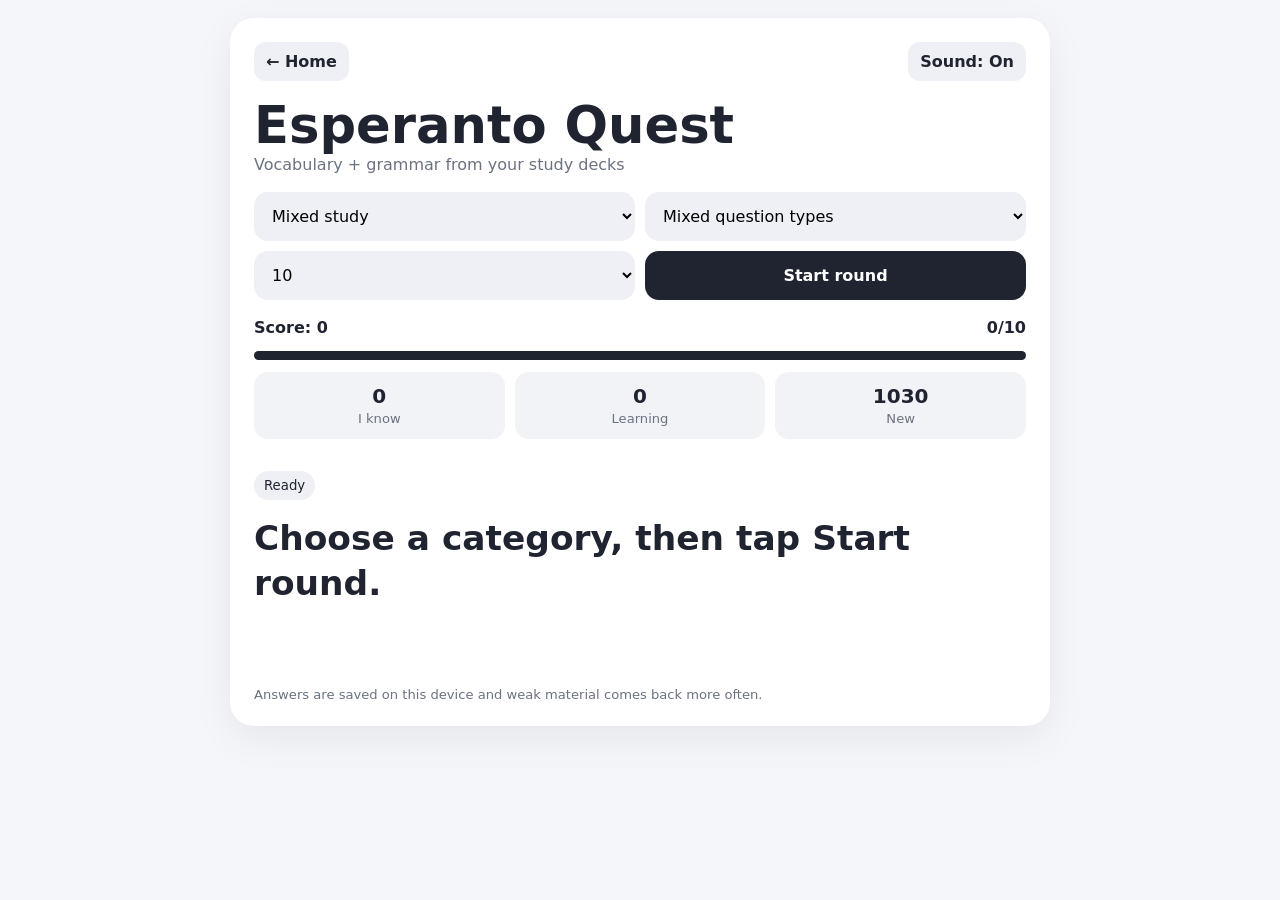
<file: quiz.html>
<!doctype html><html lang="en"><head><meta charset="utf-8"><meta name="viewport" content="width=device-width,initial-scale=1,viewport-fit=cover"><title>Esperanto Quest Quiz</title><style>
:root{font-family:-apple-system,BlinkMacSystemFont,"Segoe UI",system-ui,sans-serif;color:#1f2430}*{box-sizing:border-box}body{margin:0;background:#f5f6fa;min-height:100svh;padding:18px}.app{max-width:820px;margin:auto}.card{background:#fff;border-radius:24px;padding:24px;box-shadow:0 12px 42px #0001}.nav{display:flex;justify-content:space-between;align-items:center;gap:10px;margin-bottom:14px}.nav a,.soundBtn{font:inherit;border:0;border-radius:12px;padding:10px 12px;background:#eef0f5;color:#1f2430;text-decoration:none;font-weight:800;cursor:pointer}h1{margin:0;font-size:clamp(2rem,6vw,3.2rem)}.muted{color:#6b7280}.controls,.answers{display:grid;grid-template-columns:1fr 1fr;gap:10px;margin:18px 0}select,button,input{font:inherit;border:0;border-radius:14px;padding:14px}select,input{background:#eef0f5}button{background:#eef0f5;font-weight:700;cursor:pointer}button.primary,#next,.typing button{background:#1f2430;color:#fff}.stats{display:flex;justify-content:space-between;font-weight:700;margin:14px 0}.mastery{display:grid;grid-template-columns:repeat(3,1fr);gap:10px;margin:12px 0}.mastery div{background:#f2f3f7;border-radius:14px;padding:12px;text-align:center}.mastery strong{display:block;font-size:1.25rem}.mastery span,.studyNote{font-size:.82rem;color:#6b7280}.bar{height:9px;border-radius:999px;background:#e8eaf0;overflow:hidden}.bar div{height:100%;background:#1f2430}.badge{display:inline-block;font-size:.83rem;background:#eef0f5;border-radius:999px;padding:7px 10px;margin-top:20px}.q{font-size:clamp(1.35rem,4vw,2.15rem);font-weight:800;line-height:1.3;margin:16px 0 20px}.answer{min-height:62px;text-align:left}.correct{background:#dff5e4!important}.wrong{background:#ffe0e0!important}.feedback{min-height:28px;margin:16px 0;font-weight:700;white-space:pre-line;line-height:1.45}#next{display:none;width:100%}.typing{display:none;gap:10px}.typing input{flex:1}.celebration{position:fixed;inset:0;pointer-events:none;overflow:hidden;z-index:9999}.particle{position:absolute;top:-12vh;animation:fall 2.8s linear forwards}.confetti{width:12px;height:22px;border-radius:3px;background:hsl(var(--h),85%,55%)}.face{font-size:42px;animation-duration:3.4s}@keyframes fall{to{transform:translate(var(--d),115vh) rotate(720deg);opacity:.9}}@media(max-width:600px){.controls,.answers{grid-template-columns:1fr}.typing{flex-direction:column}}
</style></head><body><div id="celebration" class="celebration"></div><div class="app"><div class="card"><div class="nav"><a href="index.html">← Home</a><button id="sound" class="soundBtn">Sound: On</button></div><h1>Esperanto Quest</h1><div class="muted">Vocabulary + grammar from your study decks</div><div class="controls"><select id="category"><option value="mixed">Mixed study</option><option value="nouns">Nouns</option><option value="connectors">Conjunctions / connectors</option><option value="prepositions">Prepositions</option><option value="grammar">Grammar sentences</option><option value="rules">Grammar rules & parts of speech</option></select><select id="mode"><option value="mixed">Mixed question types</option><option value="mc">Multiple choice only</option><option value="type">Typing only</option></select><select id="length"><option>10</option><option>20</option><option>50</option><option>100</option></select><button id="start" class="primary">Start round</button></div><div class="stats"><span>Score: <span id="score">0</span></span><span><span id="num">0</span>/<span id="total">10</span></span></div><div class="bar"><div id="bar"></div></div><div class="mastery"><div><strong id="knownCount">0</strong><span>I know</span></div><div><strong id="learningCount">0</strong><span>Learning</span></div><div><strong id="newCount">0</strong><span>New</span></div></div><div id="kind" class="badge">Ready</div><div id="q" class="q">Choose a category, then tap Start round.</div><div id="answers" class="answers"></div><div id="typing" class="typing"><input id="typed" autocomplete="off" autocapitalize="none" spellcheck="false"><button id="check">Check</button></div><div id="feedback" class="feedback"></div><button id="next">Next</button><div class="studyNote">Answers are saved on this device and weak material comes back more often.</div></div></div>
<script src="n1.js"></script><script src="n2.js"></script><script src="c1.js"></script><script src="c2.js"></script><script src="c3.js"></script><script src="g1.js"></script><script src="g2.js"></script><script src="g3.js"></script><script>
const N=(window.N||[]).map(x=>({en:x[0],eo:x[1],pl:x[2],obj:x[3],plobj:x[4]})),C=(window.C||[]).map(x=>({en:x[0],eo:x[1],cat:x[2]})),G=(window.G||[]).map(x=>({focus:x[0],en:x[1],eo:x[2]})),$=x=>document.getElementById(x),pick=a=>a[Math.floor(Math.random()*a.length)],norm=s=>String(s).trim().toLowerCase().replace(/[.,!?;:]/g,'').replace(/\s+/g,' '),shuf=a=>{a=[...a];for(let i=a.length-1;i;i--){let j=Math.floor(Math.random()*(i+1));[a[i],a[j]]=[a[j],a[i]]}return a},other=(a,c)=>{let o=[],s=new Set([c]);while(o.length<3&&a.length>o.length+1){let v=pick(a);if(!s.has(v)){s.add(v);o.push(v)}}return o},mc=(q,c,w,k,id)=>({q,correct:c,options:shuf([c,...w]),kind:k,id});
const R=[["What ending marks a noun in Esperanto?","-o",["-a","-e","-i"],"Noun ending"],["What ending marks an adjective?","-a",["-o","-e","-as"],"Adjective ending"],["What ending commonly marks an adverb?","-e",["-a","-o","-u"],"Adverb ending"],["What ending marks an infinitive verb?","-i",["-is","-as","-u"],"Infinitive"],["What ending marks present tense?","-as",["-is","-os","-us"],"Present tense"],["What ending marks past tense?","-is",["-as","-os","-u"],"Past tense"],["What ending marks future tense?","-os",["-as","-is","-us"],"Future tense"],["What ending marks the conditional?","-us",["-u","-os","-is"],"Conditional"],["What ending marks the imperative / volitive?","-u",["-us","-i","-as"],"Imperative"],["What ending marks plural nouns and adjectives?","-j",["-n","-s","-i"],"Plural"],["What ending marks the accusative (direct object)?","-n",["-j","-m","-r"],"Accusative"],["Which part of speech is 'rapide'?","adverb",["noun","adjective","verb"],"Parts of speech"],["Which part of speech is 'bela'?","adjective",["noun","adverb","preposition"],"Parts of speech"],["Which part of speech is 'domo'?","noun",["verb","adjective","conjunction"],"Parts of speech"],["Which part of speech is 'kuri'?","verb",["noun","adverb","preposition"],"Parts of speech"],["Which word means 'the'?","la",["unu","de","je"],"Article"],["Does Esperanto have an indefinite article like 'a/an'?","No",["Yes","Only before nouns","Only in plural"],"Articles"],["Which pronoun means 'I'?","mi",["vi","ni","li"],"Pronouns"],["Which pronoun means 'we'?","ni",["mi","ili","oni"],"Pronouns"],["Which pronoun means 'they'?","ili",["ni","ĝi","si"],"Pronouns"],["Which word asks 'why'?","kial",["kiel","kiam","kie"],"Correlatives"],["Which word asks 'how'?","kiel",["kial","kiam","kio"],"Correlatives"],["Which word asks 'when'?","kiam",["kiel","kie","kial"],"Correlatives"],["Which word asks 'where'?","kie",["kio","kiu","kiam"],"Correlatives"],["Which form means 'would go'?","irus",["iris","iros","iras"],"Conditional"],["Which form means 'went'?","iris",["iras","iros","iru"],"Past tense"],["Which form means 'will go'?","iros",["iris","irus","iras"],"Future tense"],["Which form means 'go!'?","iru",["iri","iras","irus"],"Imperative"],["In 'Mi vidas la katon', why katon?","It is the direct object",["It is plural","It is an adjective","It is past tense"],"Accusative"],["In 'La belaj floroj', why belaj?","It agrees with the plural noun",["It is a verb","It is accusative singular","It is an adverb"],"Adjective agreement"]];
const con=C.filter(x=>x.cat==='connector'),pre=C.filter(x=>x.cat==='preposition'),B={nouns:[],connectors:[],prepositions:[],grammar:[],rules:[]},nEO=N.map(x=>x.eo),nEN=N.map(x=>x.en),nPL=N.map(x=>x.pl),nO=N.map(x=>x.obj),nPO=N.map(x=>x.plobj),cEO=con.map(x=>x.eo),cEN=con.map(x=>x.en),pEO=pre.map(x=>x.eo),pEN=pre.map(x=>x.en),gEO=G.map(x=>x.eo),gEN=G.map(x=>x.en),f=[...new Set(G.map(x=>x.focus))];
N.forEach((n,i)=>{B.nouns.push(mc(`What is “${n.en}” in Esperanto?`,n.eo,other(nEO,n.eo),'English → Esperanto',`n:${i}:en-eo`),mc(`What does “${n.eo}” mean?`,n.en,other(nEN,n.en),'Esperanto → English',`n:${i}:eo-en`),mc(`What is the plural of “${n.eo}”?`,n.pl,other(nPL,n.pl),'Noun plural • -j',`n:${i}:plural`),mc(`What is the singular direct-object form of “${n.eo}”?`,n.obj,other(nO,n.obj),'Accusative • -n',`n:${i}:obj`),mc(`What is the plural direct-object form of “${n.eo}”?`,n.plobj,other(nPO,n.plobj),'Plural accusative • -jn',`n:${i}:plobj`),mc(`What part of speech is “${n.eo}”?`,'noun',['verb','adjective','adverb'],'Parts of speech',`n:${i}:pos`))});
con.forEach((c,i)=>{B.connectors.push(mc(`What is “${c.en}” in Esperanto?`,c.eo,other(cEO,c.eo),'Connector',`c:${i}:en-eo`),mc(`What does “${c.eo}” mean?`,c.en,other(cEN,c.en),'Connector',`c:${i}:eo-en`),mc(`What kind of expression is “${c.eo}”?`,'conjunction / connector',['noun','adjective','preposition / prepositional phrase'],'Parts of speech',`c:${i}:pos`))});pre.forEach((c,i)=>{B.prepositions.push(mc(`What is “${c.en}” in Esperanto?`,c.eo,other(pEO,c.eo),'Preposition',`p:${i}:en-eo`),mc(`What does “${c.eo}” mean?`,c.en,other(pEN,c.en),'Preposition',`p:${i}:eo-en`),mc(`What kind of expression is “${c.eo}”?`,'preposition / prepositional phrase',['noun','verb','conjunction / connector'],'Parts of speech',`p:${i}:pos`))});G.forEach((g,i)=>{B.grammar.push(mc(`Translate: “${g.en}”`,g.eo,other(gEO,g.eo),'Sentence translation',`g:${i}:en-eo`),mc(`What does this mean? “${g.eo}”`,g.en,other(gEN,g.en),'Sentence comprehension',`g:${i}:eo-en`),mc(`Which grammar focus best matches: “${g.eo}”?`,g.focus,other(f,g.focus),'Identify the grammar',`g:${i}:focus`))});R.forEach((r,i)=>B.rules.push(mc(r[0],r[1],r[2],r[3],`r:${i}`)));B.mixed=[...B.nouns,...B.connectors,...B.prepositions,...B.grammar,...B.rules];
const SOUNDKEY='esperantoQuestQuizSoundV1';let soundOn=localStorage.getItem(SOUNDKEY)!=='off';const KEY='esperantoQuestMasteryV3',group=q=>{let p=q.id.split(':');return p[0]==='r'?q.id:`${p[0]}:${p[1]}`};let M={};try{M=JSON.parse(localStorage.getItem(KEY)||'{}')}catch{}if(!Object.keys(M).length){try{let old=JSON.parse(localStorage.getItem('esperantoQuestMasteryV2')||'{}');for(const [id,m] of Object.entries(old)){if(!m||!m.attempts)continue;let p=id.split(':'),g=p[0]==='r'?id:`${p[0]}:${p[1]}`;if(!M[g])M[g]={attempts:0,correct:0,wrong:0,streak:0};M[g].attempts+=m.attempts||0;M[g].correct+=m.correct||0;M[g].wrong+=m.wrong||0}localStorage.setItem(KEY,JSON.stringify(M))}catch{}}const status=q=>{let m=M[group(q)];return!m?'new':m.streak>=5?'known':'learning'},record=(q,ok)=>{let g=group(q),m=M[g]||{attempts:0,correct:0,wrong:0,streak:0};m.attempts++;if(ok){m.correct++;m.streak++}else{m.wrong++;m.streak=0}M[g]=m;try{localStorage.setItem(KEY,JSON.stringify(M))}catch{}mastery()},mastery=()=>{let a={known:0,learning:0,new:0},seen=new Set;B.mixed.forEach(q=>{let g=group(q);if(seen.has(g))return;seen.add(g);a[status(q)]++});$('knownCount').textContent=a.known;$('learningCount').textContent=a.learning;$('newCount').textContent=a.new},choose=(bank,x)=>{let p=bank.filter(q=>q.id!==x);if(!p.length)p=bank;let learning=p.filter(q=>status(q)==='learning'),fresh=p.filter(q=>status(q)==='new'),known=p.filter(q=>status(q)==='known'),r=Math.random();if(r<.68&&learning.length)return pick(learning);if(r<.97&&fresh.length)return pick(fresh);if(r>=.97&&known.length)return pick(known);return pick(learning.length?learning:fresh.length?fresh:known.length?known:p)};
const ruleEx=[['domo','house','La domo estas granda.','The house is big.'],['bela','beautiful','La floro estas bela.','The flower is beautiful.'],['rapide','quickly','Ŝi kuras rapide.','She runs quickly.'],['kuri','to run','Mi ŝatas kuri.','I like to run.'],['iras','goes / is going','Li iras hejmen.','He is going home.'],['iris','went','Li iris hejmen.','He went home.'],['iros','will go','Li iros hejmen.','He will go home.'],['irus','would go','Li irus hejmen.','He would go home.'],['iru','go!','Iru hejmen!','Go home!'],['domoj','houses','La domoj estas grandaj.','The houses are big.'],['domon','house (direct object)','Mi vidas la domon.','I see the house.'],['rapide','quickly','Ŝi kuras rapide.','She runs quickly.'],['bela','beautiful','La floro estas bela.','The flower is beautiful.'],['domo','house','La domo estas granda.','The house is big.'],['kuri','to run','Mi volas kuri.','I want to run.'],['la','the','La kato dormas.','The cat sleeps.'],['unu','one (not an article)','Mi havas unu libron.','I have one book.'],['mi','I','Mi lernas Esperanton.','I am learning Esperanto.'],['ni','we','Ni lernas Esperanton.','We are learning Esperanto.'],['ili','they','Ili lernas Esperanton.','They are learning Esperanto.'],['kial','why','Kial vi ridas?','Why are you laughing?'],['kiel','how','Kiel vi fartas?','How are you?'],['kiam','when','Kiam vi venos?','When will you come?'],['kie','where','Kie vi loĝas?','Where do you live?'],['irus','would go','Mi irus kun vi.','I would go with you.'],['iris','went','Mi iris hejmen.','I went home.'],['iros','will go','Mi iros morgaŭ.','I will go tomorrow.'],['iru','go!','Iru nun!','Go now!'],['katon','cat (direct object)','Mi vidas la katon.','I see the cat.'],['belaj','beautiful (plural)','La belaj floroj kreskas.','The beautiful flowers grow.']];
function learn(q){let [t,i]=q.id.split(':'),x=+i;if(t==='n'){let n=N[x];return `Translation: ${n.eo} = ${n.en}\nExample: Mi pensas pri la ${n.eo}. = I am thinking about the ${n.en}.`}if(t==='c'||t==='p'){let c=(t==='c'?con:pre)[x];return `Translation: ${c.eo} = ${c.en}\nExample: La esprimo “${c.eo}” signifas “${c.en}”. = The expression “${c.eo}” means “${c.en}”.`}if(t==='g'){let g=G[x];return `Translation: ${g.eo} = ${g.en}\nExample sentence: ${g.eo} = ${g.en}`}let e=ruleEx[x]||['Esperanto','Esperanto','Mi lernas Esperanton.','I am learning Esperanto.'];return `Translation: ${e[0]} = ${e[1]}\nExample: ${e[2]} = ${e[3]}`}
function why(q){let [t]=q.id.split(':');if(t==='n')return q.id.endsWith(':plural')?'Esperanto nouns become plural with -j.':q.id.endsWith(':obj')?'A singular direct object takes -n.':q.id.endsWith(':plobj')?'A plural direct object uses -jn.':q.id.endsWith(':pos')?'Nouns normally end in -o.':'This is the vocabulary meaning paired with this noun.';if(t==='c')return q.id.endsWith(':pos')?'This expression functions as a conjunction or connector.':'This is the connector meaning used in the study set.';if(t==='p')return q.id.endsWith(':pos')?'This expression functions as a preposition or prepositional phrase.':'This is the prepositional meaning used in the study set.';if(t==='g'){let g=G[+q.id.split(':')[1]];return `This sentence practices ${g.focus}.`}let k=q.kind,m={'Noun ending':'Nouns normally end in -o.','Adjective ending':'Adjectives normally end in -a.','Adverb ending':'Derived adverbs normally end in -e.','Infinitive':'Infinitives end in -i.','Present tense':'Present tense ends in -as.','Past tense':'Past tense ends in -is.','Future tense':'Future tense ends in -os.','Conditional':'Conditional verbs end in -us.','Imperative':'Commands use -u.','Plural':'Plural nouns/adjectives add -j.','Accusative':'Direct objects take -n.','Article':'Esperanto uses la for “the”.','Articles':'Esperanto has no indefinite article.','Pronouns':'This is a basic personal pronoun.','Correlatives':'ki- question words include kial = why, kiel = how, kiam = when, kie = where.','Parts of speech':'Typical endings: -o noun, -a adjective, -e adverb, -i infinitive.','Adjective agreement':'Adjectives agree in plural -j and accusative -n.'};return m[k]||`This practices ${k}.`}
let score=0,idx=0,total=10,cur=null,locked=false,last=null,done=false;const bank=()=>B[$('category').value]||B.mixed;function start(){score=idx=0;last=null;done=false;total=+$('length').value;$('score').textContent=0;$('total').textContent=total;nextQ()}function nextQ(){locked=false;$('check').disabled=false;$('feedback').textContent='';$('next').style.display='none';$('answers').innerHTML='';$('typing').style.display='none';if(idx>=total)return finish();cur=choose(bank(),last);last=cur.id;let mode=$('mode').value,type=mode==='type'||mode==='mixed'&&Math.random()<.28;$('num').textContent=idx+1;$('bar').style.width=idx/total*100+'%';$('kind').textContent=cur.kind+' • '+status(cur);$('q').textContent=cur.q;if(type){$('typing').style.display='flex';$('typed').value='';setTimeout(()=>$('typed').focus(),30)}else shuf(cur.options).forEach(o=>{let b=document.createElement('button');b.className='answer';b.textContent=o;b.onclick=()=>answer(b,o);$('answers').appendChild(b)})}function wrong(){return `Correct answer: ${cur.correct}\nWhy: ${why(cur)}\n${learn(cur)}`}function answer(btn,v){if(locked)return;locked=true;[...$('answers').children].forEach(b=>{b.disabled=true;if(b.textContent===cur.correct)b.classList.add('correct')});let ok=v===cur.correct;if(ok){score++;$('score').textContent=score;$('feedback').textContent='Ĝuste! Correct.';tone(660,.10);tone(880,.13,.08)}else{btn.classList.add('wrong');$('feedback').textContent=wrong();tone(220,.12);tone(180,.16,.10)}record(cur,ok);advance()}function check(){if(locked||!$('typed').value.trim())return;locked=true;$('check').disabled=true;let ok=norm($('typed').value)===norm(cur.correct);if(ok){score++;$('score').textContent=score;$('feedback').textContent='Ĝuste! Correct.';tone(660,.10);tone(880,.13,.08)}else{$('feedback').textContent=wrong();tone(220,.12);tone(180,.16,.10)}record(cur,ok);advance()}function advance(){idx++;$('bar').style.width=idx/total*100+'%';$('next').style.display='block';$('next').textContent=idx>=total?'Finish':'Next'}
function tone(f,d,delay=0){if(!soundOn)return;try{let A=window.AudioContext||window.webkitAudioContext,c=window._a=window._a||new A;if(c.state==='suspended')c.resume();o=c.createOscillator(),g=c.createGain();o.frequency.value=f;g.gain.setValueAtTime(.001,c.currentTime+delay);g.gain.exponentialRampToValueAtTime(.12,c.currentTime+delay+.01);g.gain.exponentialRampToValueAtTime(.001,c.currentTime+delay+d);o.connect(g);g.connect(c.destination);o.start(c.currentTime+delay);o.stop(c.currentTime+delay+d+.03)}catch{}}function shower(k){let b=$('celebration');b.innerHTML='';for(let i=0,n=k==='confetti'?90:45;i<n;i++){let e=document.createElement('div');e.className='particle '+(k==='confetti'?'confetti':'face');if(k!=='confetti')e.textContent=k==='sad'?'😢':'😐';e.style.left=Math.random()*100+'vw';e.style.animationDelay=Math.random()+'s';e.style.setProperty('--d',(Math.random()-.5)*180+'px');e.style.setProperty('--h',Math.random()*360);b.appendChild(e)}setTimeout(()=>b.innerHTML='',4800)}function finish(){done=true;$('num').textContent=total;$('bar').style.width='100%';$('kind').textContent='Round complete';let p=score/total;$('q').textContent=`You scored ${score} / ${total} (${Math.round(p*100)}%).`;$('answers').innerHTML='';$('typing').style.display='none';if(p>=.7){$('feedback').textContent=p>=.9?'Bonege!':'Tre bone!';shower('confetti');tone(523,.18);tone(659,.18,.16);tone(784,.28,.32)}else if(p<=.5){$('feedback').textContent='Keep practicing. Weak cards will come back more often.';shower('sad');tone(220,.25);tone(175,.35,.22)}else{$('feedback').textContent='Not bad — keep going!';shower('meh');tone(330,.18);tone(294,.22,.18)}$('next').textContent='Play again';$('next').style.display='block'}
$('sound').textContent='Sound: '+(soundOn?'On':'Off');$('sound').onclick=()=>{soundOn=!soundOn;localStorage.setItem(SOUNDKEY,soundOn?'on':'off');$('sound').textContent='Sound: '+(soundOn?'On':'Off');if(soundOn)tone(520,.08)};$('start').onclick=()=>{tone(440,.07);start()};$('next').onclick=()=>{tone(360,.05);done?start():nextQ()};$('check').onclick=check;$('typed').onkeydown=e=>{if(e.key==='Enter'){e.preventDefault();locked&&$('next').style.display==='block'?$('next').click():check()}};document.onkeydown=e=>{if(e.key==='Enter'&&document.activeElement!==$('typed')&&$('next').style.display==='block'){e.preventDefault();$('next').click();return}if(!locked&&$('typing').style.display==='none'&&['1','2','3','4'].includes(e.key)){let b=[...$('answers').children][+e.key-1];if(b){e.preventDefault();b.click()}}};mastery();</script></body></html>
</file>
<file: aventuro.css>
:root{color-scheme:dark;--bg:#101715;--panel:#18211d;--line:#344238;--text:#e6e8d8;--muted:#9ba99e;--gold:#d6b978;--green:#a5c5a0}*{box-sizing:border-box}body{margin:0;background:radial-gradient(ellipse at 15% 25%,#22302555,transparent 60%),var(--bg);color:var(--text);font:14px/1.6 system-ui,-apple-system,sans-serif}.app{max-width:1240px;margin:auto;padding:0 36px}button,a{-webkit-tap-highlight-color:transparent}button{font:inherit;color:inherit;cursor:pointer;border:1px solid var(--line);background:#202b24;border-radius:7px;padding:9px 14px;transition:background .15s,border-color .15s}button:hover{background:#2d3b30;border-color:#7f977d}button:disabled{opacity:.4;cursor:default}button:focus-visible,a:focus-visible{outline:2px solid var(--gold);outline-offset:4px}.top{height:78px;display:flex;align-items:center;justify-content:space-between;border-bottom:1px solid var(--line);gap:12px}.brand{color:var(--gold);text-decoration:none;font-size:28px;display:flex;align-items:center;gap:12px}.brand span{font-size:11px;letter-spacing:2px;color:var(--text);font-weight:700}nav{display:flex;gap:8px}nav button:first-child{background:transparent;border-color:transparent}.heading{display:flex;justify-content:space-between;align-items:center;padding:32px 0 26px}.eyebrow{font-size:9px;letter-spacing:2px;font-weight:650;color:var(--muted);margin:0 0 9px}h1,h2{font-family:Georgia,serif;font-weight:400;margin:0}h1{font-size:50px;line-height:1.1;letter-spacing:-2px}h1 span{color:var(--gold)}.subtitle{color:var(--muted);margin:12px 0 0;font-size:13px}.run-badge{font-size:9px;letter-spacing:1.3px;border:1px solid var(--line);padding:9px 13px;border-radius:30px;color:var(--green)}.live-dot,.dot{display:inline-block;width:6px;height:6px;border-radius:50%;background:var(--green);margin-right:7px}.stats{display:grid;grid-template-columns:1.7fr repeat(4,1fr);border:1px solid var(--line);border-radius:10px;margin-bottom:22px;overflow:hidden;background:#19221e}.stat{padding:14px 22px;border-right:1px solid var(--line)}.stat:last-child{border:0}.stat>span{font-size:9px;letter-spacing:1.6px;color:var(--muted)}.stat b{display:block;font:24px/1.3 Georgia,serif;margin-top:5px}.meter{height:4px;background:#333f32;border-radius:5px;margin-top:8px;overflow:hidden}.meter i{display:block;background:var(--green);height:100%;transition:width .2s}.game{display:grid;grid-template-columns:minmax(0,1fr) 300px;gap:22px;align-items:start}.map-panel,.panel{background:linear-gradient(135deg,#1c2721,#161f1b);border:1px solid var(--line);border-radius:10px;overflow:hidden}.map-heading{display:flex;align-items:center;justify-content:space-between;padding:21px 24px}.map-heading h2{font-size:22px}.map-heading .eyebrow{font-size:8px;margin-bottom:4px}.floor-badge{border:1px solid #5a5940;color:var(--gold);font-size:10px;padding:5px 9px;border-radius:4px}.map-wrap{position:relative;background:#090f0d;padding:22px 38px;border-block:1px solid #2c382f}.map{display:grid;grid-template-columns:repeat(15,1fr);aspect-ratio:1;max-width:580px;margin:auto;gap:2px}.cell{position:relative;display:grid;place-items:center;min-width:0;min-height:0;border-radius:2px;background:#354033;color:#ded4a7;font-size:clamp(11px,1.8vw,21px);user-select:none}.cell.floor{background:linear-gradient(135deg,#394534,#2e3a2d);box-shadow:inset 0 1px #66705222,inset 0 -2px #121a1644}.cell.floor:nth-child(3n){background:linear-gradient(140deg,#414b37,#323e2f)}.cell.wall{background:linear-gradient(#5a6047 0 20%,#3e4836 22% 85%,#293325 86%);box-shadow:inset 2px 0 #79816322,inset -2px 0 #151d1555}.cell.wall:after{content:'';position:absolute;inset:0 45%;border-right:1px solid #1b291977}.cell.seen{filter:brightness(.42) saturate(.5)}.cell.dark{background:#101915;box-shadow:none}.cell.dark:nth-child(3n){background:#121b17}.cell.you{background:radial-gradient(circle,#73845c,#48553a);box-shadow:0 0 26px #dbc17955,inset 0 0 0 1px #b9bd7855;z-index:1}.avatar{font:bold 9px Georgia;display:grid;place-items:center;background:#e6d5a5;color:#283627;width:65%;height:72%;border-radius:45% 45% 20% 20%;box-shadow:0 0 10px #e8d5a555;border-bottom:5px solid #768768}.cell.monster{color:#dfa293}.cell.treasure,.cell.key{color:#e6c576}.cell.exit{color:#9dcdd0}.cell.lore{color:#b4b4df}.compass{position:absolute;right:12px;top:13px;font:10px/1.7 Georgia;text-align:center;color:#81907d}.legend{display:flex;gap:15px;flex-wrap:wrap;padding:12px 22px;font-size:10px;color:var(--muted)}.explored{margin-left:auto;color:#b8c5af}.map-footer{padding:12px 22px 18px;display:flex;align-items:center;justify-content:space-between;border-top:1px solid #2b382e;gap:12px}.map-footer p{font-size:11px;color:#b6c1b4}.map-footer p span{font-size:10px;color:#8d9d90}kbd{display:inline-block;font:9px system-ui;border:1px solid #4b594a;border-bottom-width:2px;border-radius:3px;padding:1px 4px;margin-right:3px}.controls{display:grid;grid-template-columns:repeat(3,30px);grid-template-rows:repeat(3,27px);gap:3px}.controls button{padding:0;touch-action:manipulation}.controls button:nth-child(1){grid-column:2}.controls button:nth-child(2){grid-row:2;grid-column:1}.controls button:nth-child(3){grid-row:2;grid-column:2}.controls button:nth-child(4){grid-row:2;grid-column:3}.controls button:nth-child(5){grid-row:3;grid-column:2}aside{display:grid;gap:16px}.panel{padding:21px}.panel h2{font-size:23px}.panel p:not(.eyebrow){font-size:12px;color:#b8c4b8}.guide-panel{border-top:2px solid #8c9367}#guide{min-height:57px}.whisper{border-top:1px solid var(--line);padding-top:14px;margin-top:20px}.whisper>span{font-size:8px;letter-spacing:1.7px;color:#8b9b8e}.whisper p{font:italic 15px/1.6 Georgia!important;color:var(--gold)!important;margin-bottom:0}.section-title{display:flex;justify-content:space-between}.section-title>span{color:var(--gold)}.potion-button{width:100%;text-align:left;font-size:12px}.potion-button small{float:right;color:var(--green)}.tabs{display:flex;gap:7px;margin-top:10px}.tabs button{font-size:11px;flex:1;padding:8px 5px;background:transparent}.tabs span{color:var(--gold);margin-left:4px}.scroll{max-height:164px;overflow:auto;margin-top:10px}.scroll>div{font-size:11px;color:#a7b4a8;padding:9px 0 9px 14px;border-bottom:1px solid #2b382d;position:relative}.scroll>div:before{content:'·';position:absolute;left:0;color:var(--gold)}.scroll>div:first-child{color:#dedfca}.page-footer{display:flex;justify-content:space-between;padding:25px 0;color:#7c8e80;font-size:9px;letter-spacing:1px}.modal{position:fixed;inset:0;z-index:20;display:none;place-items:center;background:#050c09cc;backdrop-filter:blur(8px);padding:20px}.modal.show{display:grid}.box{width:min(540px,100%);max-height:90svh;overflow:auto;padding:30px;border:1px solid #657157;background:linear-gradient(135deg,#243025,#141d18);border-radius:12px;box-shadow:0 30px 100px #0009}.box h2{font-size:30px;margin-bottom:16px}.box p{color:#b9c6b8}.box .eyebrow{color:var(--gold)}.note{font:italic 19px/1.8 Georgia;border-left:2px solid var(--gold);padding:0 0 0 20px;margin:24px 0;color:#e3dec1}.actions{display:flex;gap:8px;flex-wrap:wrap;margin-top:20px}.actions button{flex:1}.primary{background:#bfca9e;color:#172119;border-color:#bfca9e}.primary:hover{background:#d6dfbc}.question{font:32px Georgia;color:var(--gold);text-align:center;background:#101a14;padding:24px;border-radius:8px}.answers{display:grid;grid-template-columns:1fr 1fr;gap:10px;margin:16px 0}.feedback{border-left:2px solid var(--gold);padding-left:12px}.word-row{display:flex;justify-content:space-between;gap:15px;border-bottom:1px solid var(--line);padding:10px 0}.word-row b{color:var(--gold)}
@media(min-width:1500px){.app{max-width:1320px}.game{grid-template-columns:minmax(0,1fr) 330px}}
@media(max-width:850px){.app{padding:0 20px}.game{grid-template-columns:minmax(0,1fr) 260px;gap:14px}.map-wrap{padding:18px 16px}.run-badge{display:none}.stat{padding:12px 15px}.legend{gap:9px;padding:12px}.panel{padding:16px}.map-heading{padding:18px 16px}.map-footer{padding:12px}.cell{font-size:14px}}
@media(max-width:680px){.app{padding:0 14px}.top{height:65px}.brand span{font-size:8px;letter-spacing:1px}nav button{font-size:10px;padding:8px}.heading{padding:26px 0 22px}h1{font-size:42px}.eyebrow{font-size:8px}.subtitle{font-size:11px}.stats{grid-template-columns:1.5fr repeat(4,1fr);margin-bottom:14px}.stat{padding:10px 8px}.stat>span{font-size:7px;letter-spacing:.5px}.stat b{font-size:21px}.game{grid-template-columns:1fr}.map-wrap{padding:16px 20px}.cell{font-size:clamp(12px,3.7vw,21px)}.avatar{font-size:8px;border-bottom-width:3px}.map-heading h2{font-size:21px}.legend{font-size:9px}.controls{grid-template-columns:repeat(3,42px);grid-template-rows:repeat(3,40px)}.map-footer p{max-width:180px}aside{grid-template-columns:1fr 1fr;gap:12px}.journal{grid-column:1/-1}.panel h2{font-size:21px}.tabs{flex-wrap:wrap}.page-footer{font-size:8px;letter-spacing:0}.box{padding:22px}.box h2{font-size:26px}.answers{grid-template-columns:1fr}.compass{right:6px}.map{gap:1px}}
@media(prefers-reduced-motion:reduce){*{transition:none!important}}
/* Encounter theatre */
.combat-box{width:min(700px,100%);background:#101511;border:2px solid #c4cfb3;border-radius:4px;padding:24px 30px;box-shadow:0 25px 120px #000c}.combat-box h2{text-align:center;font-size:26px;margin:14px 0 0;color:#eee9d6}.battle-topline{display:flex;justify-content:space-between;font:9px monospace;letter-spacing:1.5px;color:#b1bda6;border-bottom:1px solid #354333;padding-bottom:12px;order:-1}.enemy-stage{height:170px;text-align:center;position:relative;display:flex;flex-direction:column;align-items:center;justify-content:center}.enemy-stage p{font:italic 13px Georgia;margin:12px 0 0;color:#aebba6}.enemy-portrait{position:relative;width:100px;height:100px;color:#c2afe7}.enemy-portrait.moss{color:#b9d391}.enemy-portrait.scribe{color:#e4c38a}.enemy-aura{position:absolute;inset:4px;border-radius:50%;background:currentColor;filter:blur(26px);opacity:.12}.enemy-body{position:absolute;left:22px;top:10px;width:58px;height:70px;background:currentColor;border-radius:40% 40% 8% 8%;box-shadow:8px 6px 0 #0008;animation:creatureFloat 3s ease-in-out infinite;clip-path:polygon(10% 0,85% 0,100% 80%,80% 100%,65% 85%,45% 100%,25% 85%,0 100%)}.moss .enemy-body{width:76px;left:12px;border-radius:45%;clip-path:polygon(20% 0,80% 0,100% 35%,85% 60%,100% 100%,65% 85%,50% 100%,30% 85%,0 100%,15% 55%,0 35%)}.scribe .enemy-body{clip-path:polygon(0 0,82% 0,100% 18%,100% 100%,50% 90%,0 100%);border-radius:2px}.enemy-eyes{position:absolute;top:12px;left:13px;font:bold 23px monospace;color:#182017;white-space:nowrap}.moss .enemy-eyes{left:22px}.enemy-mark{position:absolute;bottom:10px;left:22px;font-size:17px;color:#40523d}.moss .enemy-mark{left:32px}.enemy-shadow{position:absolute;bottom:0;left:25%;width:50%;height:8px;border-radius:50%;background:#7b92792b}.battle-meters{display:grid;grid-template-columns:1fr 1fr;gap:24px;padding:0 0 16px;border-bottom:1px solid #344032}.battle-meters span{display:flex;justify-content:space-between;font:9px monospace;color:#aabb9d}.battle-meters .meter{margin-top:7px;height:5px}.enemy-meter i{background:#cdb585}.trust-meter i{background:#cec082}.battle-message{padding:16px 0 3px}.turn-label{font:9px monospace;color:#cbbb8d;letter-spacing:1px}.battle-message p{font-size:13px;margin:8px 0}.battle-actions{display:grid;grid-template-columns:repeat(4,1fr);gap:8px;margin:16px 0}.battle-actions button{font:bold 15px monospace;border:1px solid #b3a576;border-radius:2px;padding:12px 5px;color:#e4ca84;background:#171d15}.battle-actions small{display:block;font:9px/1.5 system-ui;color:#aebbab;margin-top:8px}.battle-actions .fight-action{border-color:#b87f69;color:#e1ab96}.battle-actions .act-action{border-color:#8dba9d;color:#bad1ab}.battle-options{display:flex;justify-content:space-between;gap:10px}.battle-options button{font-size:10px;background:none;border-color:transparent;padding:5px 0;color:#aebda8}.battle-bottom{display:flex;justify-content:space-between;align-items:center;border-top:1px solid #354333;margin-top:18px;padding-top:13px;font:10px monospace;color:#a4b499}.battle-bottom strong{font-size:14px;color:#e8d4b0}.battle-bottom strong span{margin-left:10px;color:#bfceaa}.combat-box .question{margin-top:14px;padding:17px;border:1px solid #3d4b36;background:#070d08}.combat-box .answers{grid-template-columns:1fr 1fr}.combat-box .answers button{text-align:left;font-size:12px;min-height:46px}.battle-tip{font-size:11px!important}.answer-result{margin-top:18px;padding:18px;border:1px solid #526847;background:#1b271b}.answer-result>span{font:10px monospace;letter-spacing:1px;color:#bfd5a1}.answer-result p{font-size:17px;color:#e4e3ca}.answer-result small{font-size:12px;color:#bbcab1}.answer-result.incorrect{border-color:#8d6f52;background:#30271b}.answer-result.incorrect>span{color:#e0be8d}.pattern-preview{padding:16px 0 0}.pattern-preview>span{font:10px monospace;letter-spacing:1px;color:#d9cba3}.pattern-preview p{font-size:12px;margin:7px 0}.pattern-preview small{font-size:10px;color:#98ab95}.dodge-heading{display:flex;justify-content:space-between;align-items:center;padding:16px 0 10px;gap:10px}.dodge-heading p{margin:5px 0;font-size:11px}.dodge-heading button{font-size:10px;padding:7px}.dodge-arena{width:100%;aspect-ratio:1/.56;position:relative;border:3px solid #dbe2cb;background:#080d09;overflow:hidden;touch-action:none;outline-offset:4px}.arena-grid{position:absolute;inset:0;background:linear-gradient(#6276570a 1px,transparent 1px),linear-gradient(90deg,#6276570a 1px,transparent 1px);background-size:24px 24px;box-shadow:inset 0 0 50px #111f1288}.soul-heart{position:absolute;left:50%;top:76%;transform:translate(-50%,-50%);font:24px/1 Georgia;color:#f0927f;text-shadow:0 0 12px #f0917b55;z-index:2;user-select:none}.soul-heart.shielded{outline:1px solid #b5d8bd;border-radius:50%;outline-offset:6px}.soul-heart.invulnerable{opacity:.4}.projectile{position:absolute;transform:translate(-50%,-50%);font:bold 19px/1 monospace;color:#c2afe7}.projectile.moss{color:#bbd195}.projectile.scribe{color:#e6c48a}.arena-overlay{position:absolute;inset:0;background:#0a130cf0;z-index:4;display:flex;align-items:center;justify-content:center;flex-direction:column;gap:20px;font:14px monospace;color:#e6d5ad}.arena-overlay[hidden]{display:none}.dodge-progress{height:3px;margin-top:8px;background:#283626}.dodge-progress i{display:block;width:100%;height:100%;background:#bfcdac}.arena-hints{display:flex;justify-content:space-between;gap:8px;font:9px monospace;color:#9caf94;margin-top:9px}@keyframes creatureFloat{50%{transform:translateY(-5px)}}
@media(max-width:680px){.combat-box{padding:16px;max-height:95svh}.combat-box h2{font-size:23px}.enemy-stage{height:126px}.enemy-portrait{transform:scale(.78);height:82px}.enemy-stage p{font-size:11px;margin-top:3px}.battle-topline{font-size:8px;letter-spacing:0}.battle-actions{grid-template-columns:1fr 1fr}.battle-actions button{padding:10px}.battle-actions small{margin-top:4px}.battle-meters{padding-bottom:12px}.battle-message{padding-top:12px}.combat-box .answers{gap:7px}.combat-box .answers button{font-size:11px;padding:8px}.arena-hints{font-size:8px}.battle-bottom{font-size:9px}.soul-heart{font-size:20px}.projectile{font-size:15px}}
@media(prefers-reduced-motion:reduce){.enemy-body{animation:none}}
.combat-rules{display:flex;flex-wrap:wrap;gap:6px;margin:4px 0 8px}.combat-rules span{padding:5px 7px;border:1px solid #58664d;border-radius:2px;font:9px monospace;letter-spacing:.35px}.combat-rules .rule-avoid{color:#f2eee0;border-color:#a9b7a1;background:#394237}.combat-rules .rule-still{color:#a9def0;border-color:#4f91a8;background:#17333b}.combat-rules .rule-move{color:#f0b67c;border-color:#b56e42;background:#43291f}.hazard-lane{position:absolute;z-index:1;display:flex;align-items:center;justify-content:center;border:2px solid currentColor;box-shadow:0 0 18px currentColor;opacity:.88;pointer-events:none}.hazard-lane.vertical{top:0;height:100%;border-top:0;border-bottom:0}.hazard-lane.horizontal{left:0;width:100%;border-left:0;border-right:0}.hazard-lane.warning{opacity:.48;border-style:dashed;box-shadow:none}.hazard-lane.active{animation:hazardPulse .28s ease-in-out infinite alternate}.hazard-lane span{padding:3px 5px;background:#070d09d9;font:8px monospace;letter-spacing:.5px}.hazard-lane.rule-avoid{color:#e9ebde}.hazard-lane.rule-still{color:#74cbe8}.hazard-lane.rule-move{color:#f2a66e}.projectile.rule-still{color:#72cbe7}.projectile.rule-move{color:#f0a36b}@keyframes hazardPulse{to{opacity:.48;filter:brightness(1.5)}}
.combat-box .enemy-stage{height:135px}.combat-box.dodge-mode .enemy-stage{height:94px}.dodge-mode .enemy-portrait{transform:scale(.6);height:63px}.dodge-mode .enemy-stage p{margin-top:0;font-size:11px}.dodge-mode .dodge-arena{width:min(100%,70svh);margin:auto}.cell.friendly{color:#c3d5a5;box-shadow:inset 0 0 15px #bdd49d22}.cell.shop{color:#e8c088}
/* Keep the whole arena and health readout in view during a dodge turn. */
/* Explicit, equal tracks stop symbols and fog changes from resizing map rows. */
.map{width:min(100%,580px);grid-template-columns:repeat(15,minmax(0,1fr));grid-template-rows:repeat(15,minmax(0,1fr));aspect-ratio:1;align-items:stretch}
.map>.cell{aspect-ratio:1;min-width:0;min-height:0;overflow:hidden}
.game>aside{max-height:calc(100svh - 32px);overflow-y:scroll;overflow-x:hidden;position:sticky;top:16px;align-content:start;scrollbar-gutter:stable;padding-right:7px;scrollbar-width:auto;scrollbar-color:#859879 #172019;overscroll-behavior:contain}
.game>aside::-webkit-scrollbar{width:10px}.game>aside::-webkit-scrollbar-track{background:#172019;border-radius:8px}.game>aside::-webkit-scrollbar-thumb{background:#859879;border:2px solid #172019;border-radius:8px}.game>aside:focus-visible{outline:2px solid var(--gold);outline-offset:3px}
@media(max-width:680px){.game>aside{position:relative;top:auto;max-height:70svh}}
.cell.mystery{color:#e3d4a4;background:radial-gradient(circle,#615b3f,#354031);text-shadow:0 0 10px #d8c68255;font-family:Georgia,serif;font-weight:bold}
.expedition-record{display:flex;flex-direction:column;align-items:flex-end;gap:6px}.expedition-record>strong{color:var(--gold);font:13px monospace;letter-spacing:1px}.expedition-record>span{font-size:9px;color:var(--muted)}
.whisper #hear{white-space:pre-line;font-size:13px!important;line-height:1.6!important}.map-heading{gap:14px}.floor-badge{white-space:nowrap}.map-heading h2{font-size:21px}
@media(max-width:680px){.heading{flex-wrap:wrap;gap:18px}.expedition-record{align-items:flex-start}.expedition-record>span{font-size:9px}.map-heading h2{font-size:18px}}
.combat-box.dodge-mode{padding:16px 22px}.dodge-mode h2{font-size:20px;line-height:1.2;margin:0 0 8px}.dodge-mode .battle-topline{padding-bottom:8px}.combat-box.dodge-mode .enemy-stage{height:65px}.dodge-mode .enemy-portrait{height:42px;transform:scale(.45);transform-origin:center top}.dodge-mode .enemy-stage p{font-size:10px}.dodge-mode .battle-meters{padding-bottom:10px}.dodge-mode .dodge-heading{padding:10px 0 6px}.dodge-mode .dodge-arena{width:min(100%,58svh)}.dodge-mode .battle-bottom{margin-top:10px;padding-top:8px}
</file>
<file: aventuro-story.css>
.story-box{max-width:720px!important}.story-scene{height:175px;position:relative;overflow:hidden;border:1px solid #60566b;background:radial-gradient(ellipse at 50% 100%,#514456 0, #242532 52%,#171d25 100%);margin:14px 0 0;display:flex;align-items:flex-end;justify-content:center}.story-scene:before,.story-scene:after{content:'';position:absolute;inset:20px auto 0 13%;width:45px;border:7px solid #52505b;border-bottom:0;border-radius:55px 55px 0 0;opacity:.4}.story-scene:after{left:auto;right:13%}.story-scene.kettle{background:radial-gradient(ellipse at 50% 100%,#5a4b36,#242b2b 55%,#171d25)}.story-location{position:absolute;left:14px;top:12px;z-index:1;display:grid;gap:5px;max-width:53%;font-size:10px;letter-spacing:.13em;color:#ddceb2}.story-location small{letter-spacing:0;font-size:10px;color:#aba9a8}.story-portrait{width:160px;height:148px;position:relative;z-index:2}.portrait-shape{position:absolute;width:70px;height:100px;bottom:-10px;left:45px;background:#b5a7bd;border:4px solid #e6d4ca;border-radius:45% 45% 22% 22%;box-shadow:0 0 35px #c6a5c325;transform:rotate(-4deg)}.moth .portrait-shape:before,.moth .portrait-shape:after{content:'';position:absolute;width:50px;height:68px;top:12px;background:#83798e;border:3px solid #c8b2b0;z-index:-1;left:-46px;border-radius:70% 15% 60% 20%;transform:rotate(-23deg)}.moth .portrait-shape:after{left:55px;transform:rotate(23deg);border-radius:15% 70% 20% 60%}.portrait-face{position:absolute;top:13px;width:100%;text-align:center;color:#2d2738;font-size:18px;line-height:16px;letter-spacing:3px}.portrait-prop{position:absolute;bottom:10px;left:68px;font-size:30px;color:#f0d2a0;filter:drop-shadow(0 2px 0 #372d32)}.portrait-orbit{position:absolute;left:25px;top:10px;color:#f4da97;font-size:22px}.kettle .portrait-shape{background:#a0af95;border-color:#cbd3ab;border-radius:40% 40% 25% 25%;width:85px;left:40px;transform:rotate(3deg)}.kettle .portrait-shape:before{content:'';position:absolute;top:-18px;left:-13px;width:102px;height:28px;border-radius:60% 60% 15% 15%;background:#bd995f;border:3px solid #e0bc7c}.story-dialogue{border:1px solid #8b7962;border-top:3px solid #cbae7f;padding:19px 22px;background:#181e27;min-height:168px;position:relative}.story-speaker{display:flex;align-items:center;gap:13px}.story-speaker b{color:#f5d598;font-size:19px}.story-speaker span{font-size:9px;letter-spacing:.12em;color:#ada69b}.story-dialogue #storyText{font-size:16px;line-height:1.65;margin:13px 0 22px;color:#e4e0d7;min-height:79px;white-space:pre-wrap}.story-skip{font-size:11px!important;padding:5px 9px!important;display:block;margin-left:auto}.story-choices{display:grid;gap:8px;margin-top:13px}.story-choices[hidden],.story-skip[hidden]{display:none}.story-choices button{text-align:left;min-height:43px;display:flex;gap:12px;align-items:center;background:#242b34}.story-choices button span{color:#e2b976}.story-choices button:hover{border-color:#e2b976;background:#363338}.shop-heading{display:flex;align-items:center;gap:20px;border-bottom:1px solid #484544;padding:12px 0 20px}.shop-heading p{margin:8px 0 0}.shop-portrait{flex:none;position:relative;width:69px;height:76px;border:3px solid #d3ae6b;border-radius:40% 40% 24% 24%;background:#595b42;text-align:center;font-size:34px;line-height:46px;color:#f4d692;transform:rotate(-4deg)}.shop-portrait span{display:block;font-size:25px;line-height:14px}.shop-wallet{display:flex;justify-content:space-between;align-items:center;padding:18px 0;font-size:10px;letter-spacing:.1em;color:#b9b4a9}.shop-wallet strong{font-size:17px;letter-spacing:0;color:#efd197}.shop-stock{display:grid;gap:10px}.shop-item{display:flex;align-items:center;gap:14px;padding:15px;border:1px solid #4b4b48;background:#222832}.shop-item-icon{font-size:30px;color:#d8bd87;width:35px;flex:none;text-align:center}.shop-item>div{flex:1}.shop-item h3{font-size:15px;color:#eedab7;margin:0 0 5px}.shop-item p{font-size:12px;margin:0;color:#b9b7b2;line-height:1.5}.shop-item button{flex:none;min-width:87px;padding:9px!important;font-size:12px}.shop-footnote{font-size:12px;color:#b0aaa0;line-height:1.7}.sr-only{position:absolute;width:1px;height:1px;padding:0;margin:-1px;overflow:hidden;clip:rect(0,0,0,0);white-space:nowrap;border:0}@media(max-width:520px){.story-dialogue{padding:15px}.story-speaker{align-items:flex-start;flex-direction:column;gap:4px}.story-scene{height:154px}.story-dialogue #storyText{font-size:14px}.shop-item{gap:9px;padding:11px}.shop-item-icon{width:24px;font-size:24px}.shop-item button{min-width:70px}.story-location{max-width:40%;font-size:8px}}
.story-scene>.story-portrait{margin-left:26%}.story-scene .story-location{max-width:40%;line-height:1.5}.story-scene .story-location small{max-width:180px}.portrait-face{z-index:2}.story-portrait .portrait-orbit{opacity:.8}
.story-scene.mushroom{background:radial-gradient(ellipse at 65% 100%,#425b43,#222d2b 55%,#171d25)}
.mushroom .portrait-shape{width:64px;height:81px;left:49px;background:#d8c7a6;border-color:#f0ddbd;border-radius:24% 24% 18% 18%;transform:rotate(-2deg)}
.mushroom .portrait-shape:before{content:'';position:absolute;left:-31px;top:-44px;width:118px;height:65px;border:4px solid #e2b8a0;border-radius:70% 70% 20% 20%;background:radial-gradient(circle at 25% 63%,#f2ddbc 0 8px,transparent 9px),radial-gradient(circle at 67% 30%,#f2ddbc 0 6px,transparent 7px),radial-gradient(circle at 82% 66%,#f2ddbc 0 8px,transparent 9px),#b96865;box-shadow:0 8px 0 #0002}
.mushroom .portrait-face{top:26px;color:#615349}.mushroom .portrait-prop{left:35px;color:#b9d79f}.mushroom .portrait-orbit{color:#a6c595}
.story-scene.clock{background:radial-gradient(ellipse at 65% 100%,#655337,#282834 58%,#171d25)}
.clock .portrait-shape{width:97px;height:108px;left:33px;background:radial-gradient(circle at 50% 41%,#e8d3a1 0 35px,#927442 36px,#6a5740 40px);border:4px solid #cfac72;border-radius:47% 47% 22% 22%;transform:rotate(3deg)}
.clock .portrait-shape:before{content:'';position:absolute;left:27px;top:-21px;width:34px;height:17px;background:#a9916b;border:3px solid #e0c994;border-radius:50% 50% 0 0}
.clock .portrait-shape:after{content:'';position:absolute;left:40px;bottom:8px;width:11px;height:20px;border:2px solid #d9bc7d;background:#e7cc91;border-radius:0 0 50% 50%}
.clock .portrait-face{top:18px;color:#5d4935;line-height:21px}.clock .portrait-prop{left:116px;bottom:13px;font-size:24px}.clock .portrait-orbit{left:12px;top:18px}
.story-scene.fox{background:radial-gradient(ellipse at 65% 100%,#704938,#302932 58%,#171d25)}
.fox .portrait-shape{width:79px;height:99px;left:42px;background:#bc845e;border-color:#e1b187;border-radius:38% 38% 26% 26%;transform:rotate(-5deg)}
.fox .portrait-shape:before,.fox .portrait-shape:after{content:'';position:absolute;top:-24px;width:28px;height:37px;background:linear-gradient(135deg,#e9be97 25%,#79504c 27% 58%,#b37a59 60%);border:3px solid #e1b187;z-index:-1;border-radius:5px 80% 5px 5px;left:-5px;transform:rotate(-23deg)}
.fox .portrait-shape:after{left:49px;transform:scaleX(-1) rotate(-23deg)}
.fox .portrait-face{top:12px;background:linear-gradient(135deg,transparent 14%,#f4d9b6 15% 84%,transparent 85%);height:47px;color:#543d38;line-height:19px}.fox .portrait-prop{left:107px;color:#e0c293;transform:rotate(12deg)}.fox .portrait-orbit{color:#ddaa82}
.story-scene.star{background:radial-gradient(ellipse at 65% 100%,#5d557c,#252638 58%,#171d25)}
.star .portrait-shape{width:126px;height:122px;left:17px;bottom:0;background:#f0d087;border:0;clip-path:polygon(50% 0%,64% 30%,99% 35%,74% 59%,82% 95%,50% 79%,18% 95%,26% 59%,1% 35%,36% 30%);transform:rotate(-7deg);filter:drop-shadow(0 0 14px #f0d08760)}
.star .portrait-face{top:40px;color:#6a5471;line-height:17px}.star .portrait-prop{bottom:8px;left:115px;color:#c5b0ed;font-size:23px}.star .portrait-orbit{left:8px;top:11px;color:#e1cee9;font-size:15px}
.story-scene.snail{background:radial-gradient(ellipse at 65% 100%,#3c5957,#222c33 58%,#171d25)}
.snail .portrait-shape{width:66px;height:77px;left:30px;bottom:-7px;background:#a8bfad;border-color:#d1dcc0;border-radius:40% 40% 25% 25%;transform:rotate(2deg)}
.snail .portrait-shape:before{content:'';position:absolute;width:81px;height:87px;left:33px;top:-6px;background:repeating-radial-gradient(ellipse at 52% 47%,#a98070 0 8px,#dfb89a 9px 13px,#a98070 14px 22px);border:4px solid #e2c19d;border-radius:50%;z-index:-1}
.snail .portrait-shape:after{content:'';position:absolute;top:-22px;left:10px;width:32px;height:21px;border-left:5px solid #d1dcc0;border-right:5px solid #d1dcc0;transform:rotate(-8deg)}
.snail .portrait-face{top:13px;color:#3d584b;font-size:17px}.snail .portrait-prop{left:97px;bottom:26px;color:#d8cdab;font-size:24px}.snail .portrait-orbit{top:19px;left:23px;color:#b5d0c5}
.story-scene.lantern{background:radial-gradient(ellipse at 65% 100%,#67653e,#293037 58%,#171d25)}
.lantern .portrait-shape{width:79px;height:92px;left:43px;background:linear-gradient(90deg,#717668 0 7%,#d9c985 9% 90%,#717668 93%);border:4px solid #bcc4a0;border-radius:10% 10% 22% 22%;box-shadow:0 0 32px #e5cf8c30;transform:rotate(4deg)}
.lantern .portrait-shape:before{content:'';position:absolute;top:-35px;left:17px;width:35px;height:29px;border:5px solid #abb493;border-bottom:0;border-radius:50% 50% 0 0}
.lantern .portrait-shape:after{content:'';position:absolute;top:-11px;left:-12px;width:95px;height:14px;border:3px solid #bbc19c;border-radius:30% 30% 15% 15%;background:#747e6d}
.lantern .portrait-face{top:18px;color:#6a573e;line-height:18px}.lantern .portrait-prop{left:109px;bottom:14px;color:#d6dba4}.lantern .portrait-orbit{color:#e5d79d}
.shop-character{position:relative;width:100px;height:114px;flex:none;overflow:hidden;border-bottom:1px solid #8e8561;border-radius:12px;background:radial-gradient(ellipse at 50% 100%,#74614950,transparent 72%)}
.shop-character .story-portrait{position:absolute;bottom:-2px;left:-29px;transform:scale(.76);transform-origin:50% 100%}
.shop-personality{display:block;margin-top:10px;color:#bcb7a7;font-size:11px;line-height:1.5}.shop-heading>div:last-child{min-width:0}.shop-heading .eyebrow{line-height:1.6}
.story-reading-controls{display:flex;flex-wrap:wrap;align-items:center;justify-content:space-between;gap:8px}.story-reading-controls .story-skip{margin:0}.story-reading-controls #storyTranslate{color:#c5d6d4;border-color:#557272}#storyTranslation{margin:14px 0 0;padding:12px 14px;border-left:2px solid #73908a;background:#263136;color:#b9cbc9;font-size:13px;line-height:1.65}#storyTranslation[hidden]{display:none}.story-speaker span{line-height:1.5}
@media(max-width:520px){.story-scene>.story-portrait{margin-left:29%}.story-scene .story-location{max-width:39%}.shop-character{width:77px;height:104px}.shop-character .story-portrait{left:-41px;transform:scale(.68)}.shop-heading{gap:12px}.shop-heading .eyebrow{font-size:8px}.shop-personality{font-size:10px}}
</file>
